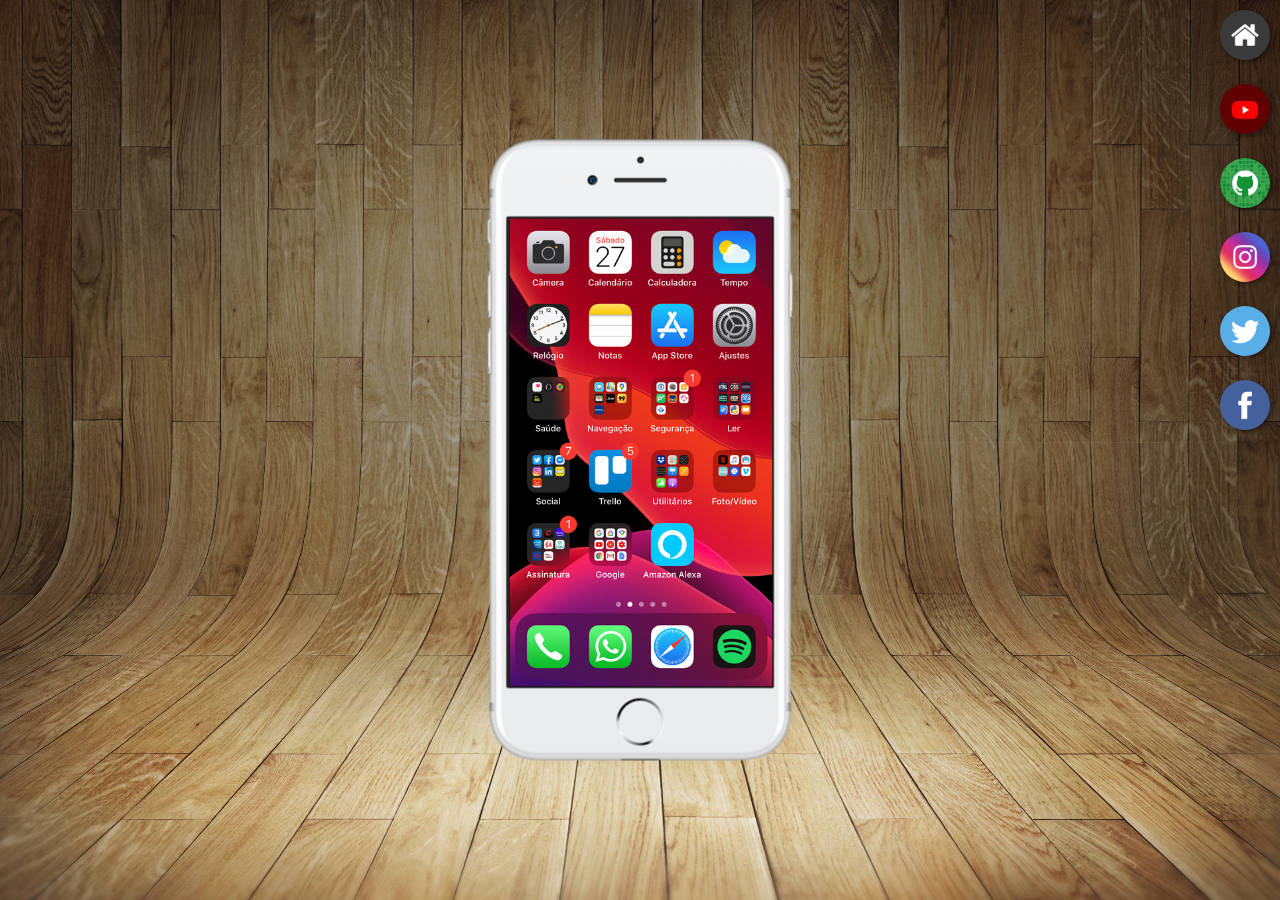
<file: index.html>
<!DOCTYPE html>
<html lang="pt-br">
<head>
    <meta charset="UTF-8">
    <meta http-equiv="X-UA-Compatible" content="IE=edge">
    <meta name="viewport" content="width=device-width, initial-scale=1.0">
    <title>Projeto Redes Sociais</title>
    <link rel="shortcut icon" href="favicon.ico" type="image/x-icon">
    <link rel="stylesheet" href="estilos/style.css">
</head>
<body>
    <main>
        <section id="telefone">
            <iframe src="home.html" frameborder="0" name="tela" id="tela">
                Seu navegador não é compatível com isso.
            </iframe>
        </section>
        <section id="redes-sociais">
            <a href="home.html" target="tela"><img src="imagens/logo-home.jpg" alt=""></a><br>
            <a href="youtube.html" target="tela"><img src="imagens/logo-youtube.jpg" alt=""></a><br>
            <a href="github.html" target="tela"><img src="imagens/logo-github.jpg" alt=""></a><br>
            <a href="instagram.html" target="tela"><img src="imagens/logo-instagram.jpg" alt=""></a><br>
            <a href="twitter.html" target="tela"><img src="imagens/logo-twitter.jpg" alt=""></a><br>
            <a href="facebook.html" target="tela"><img src="imagens/logo-facebook.jpg" alt=""></a>
        </section>
    </main>
    
</body>
</html>
</file>
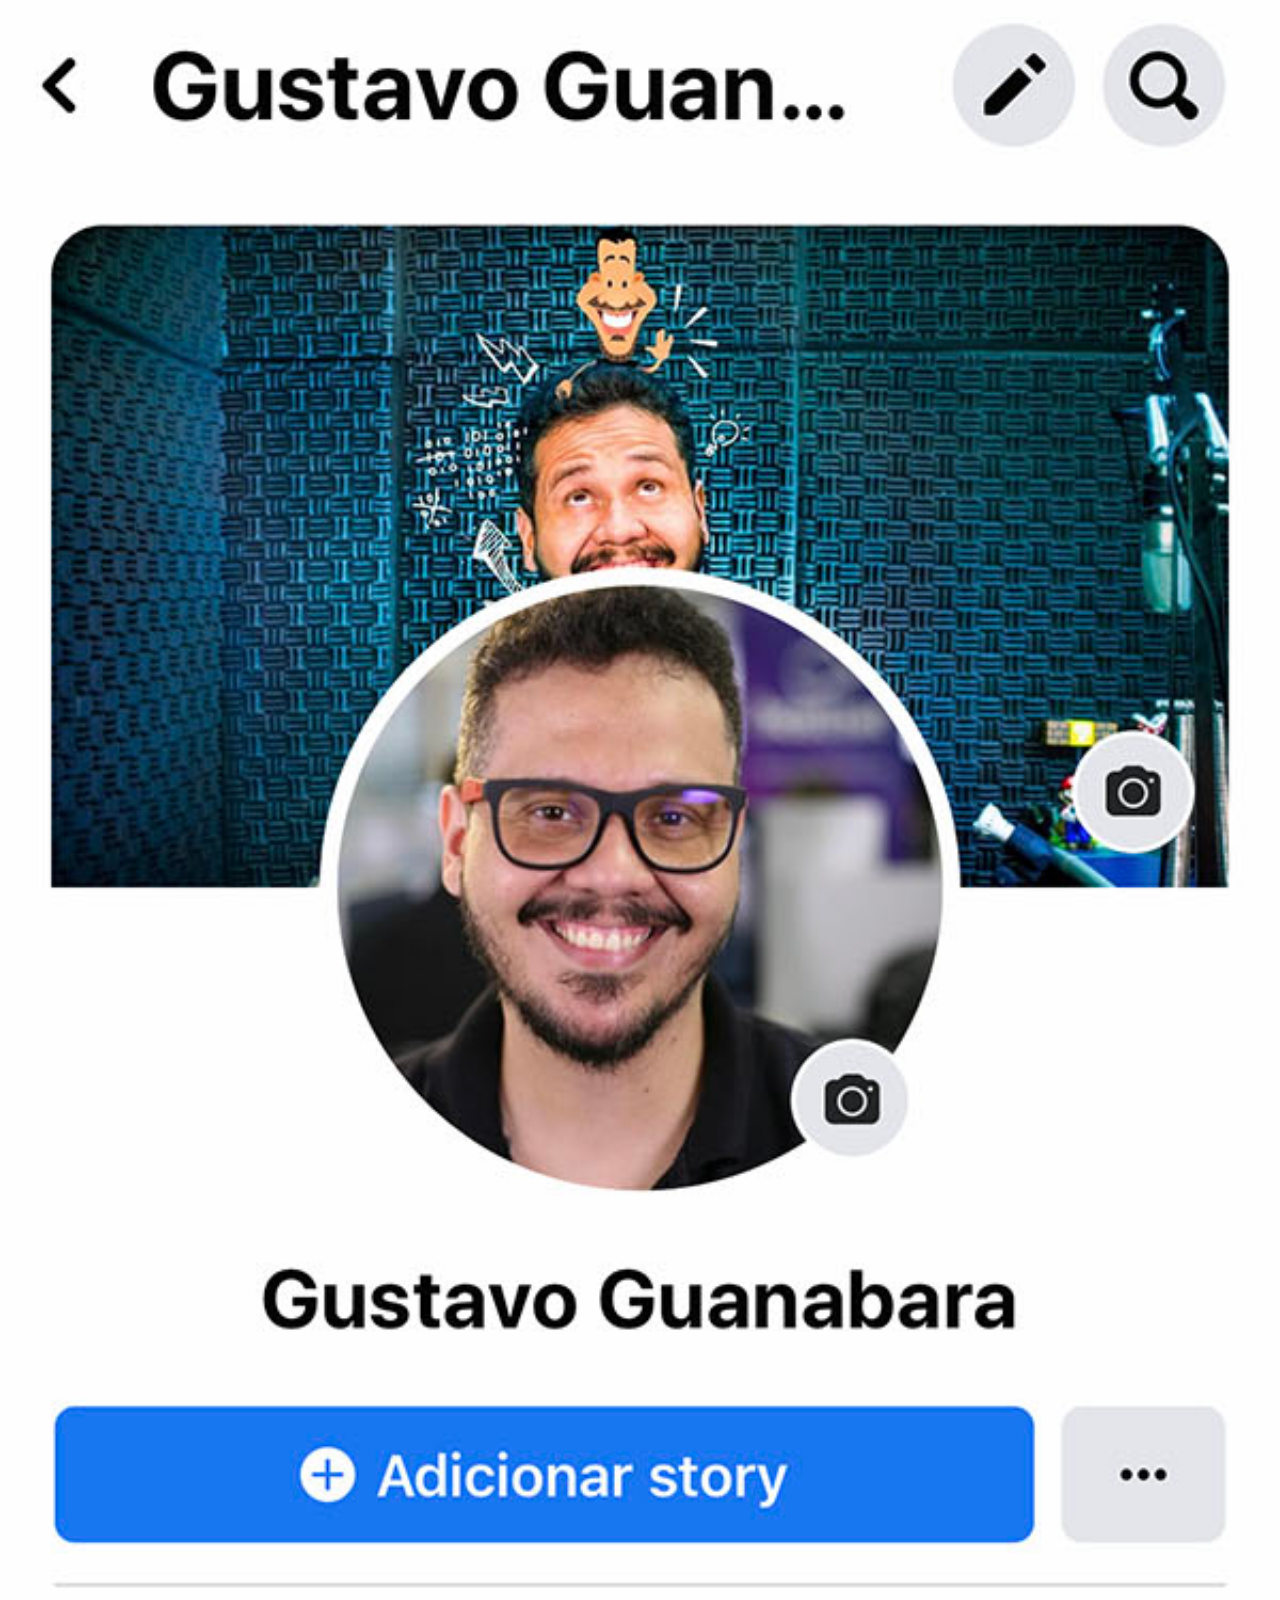
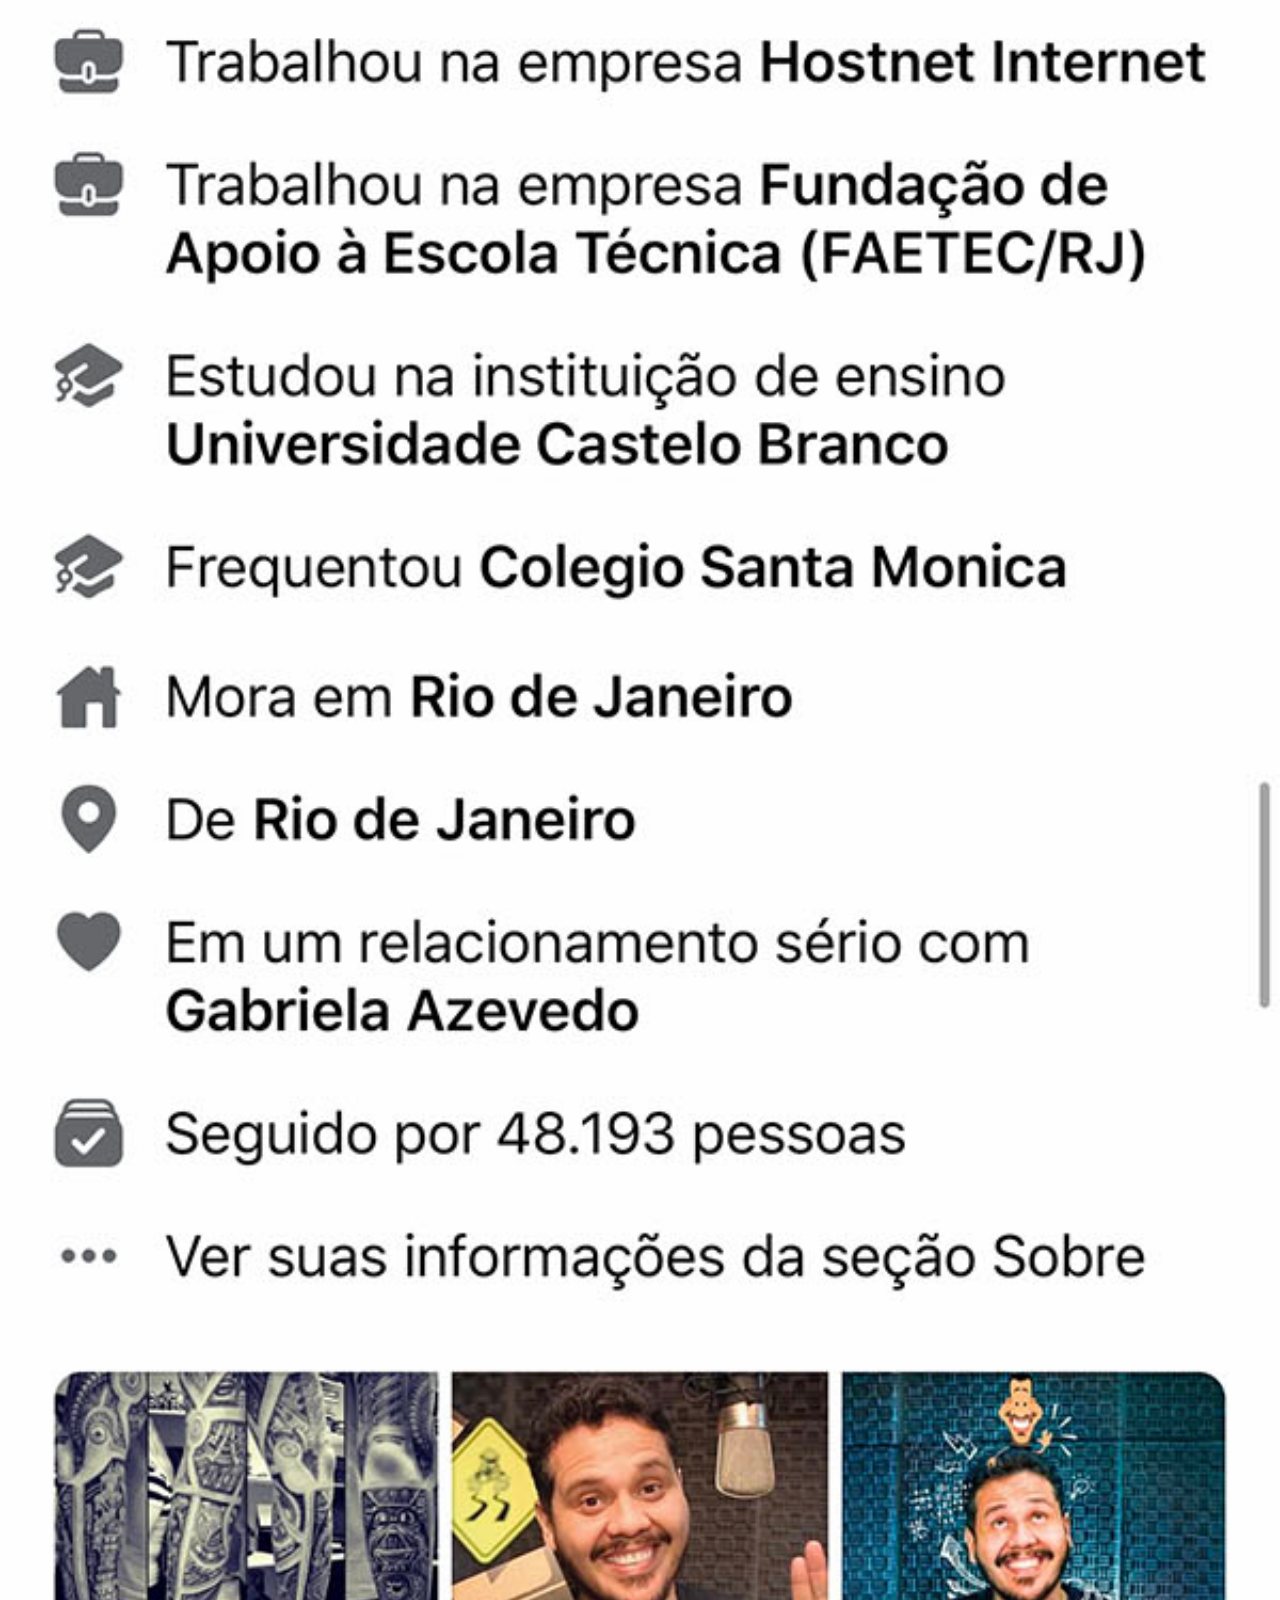
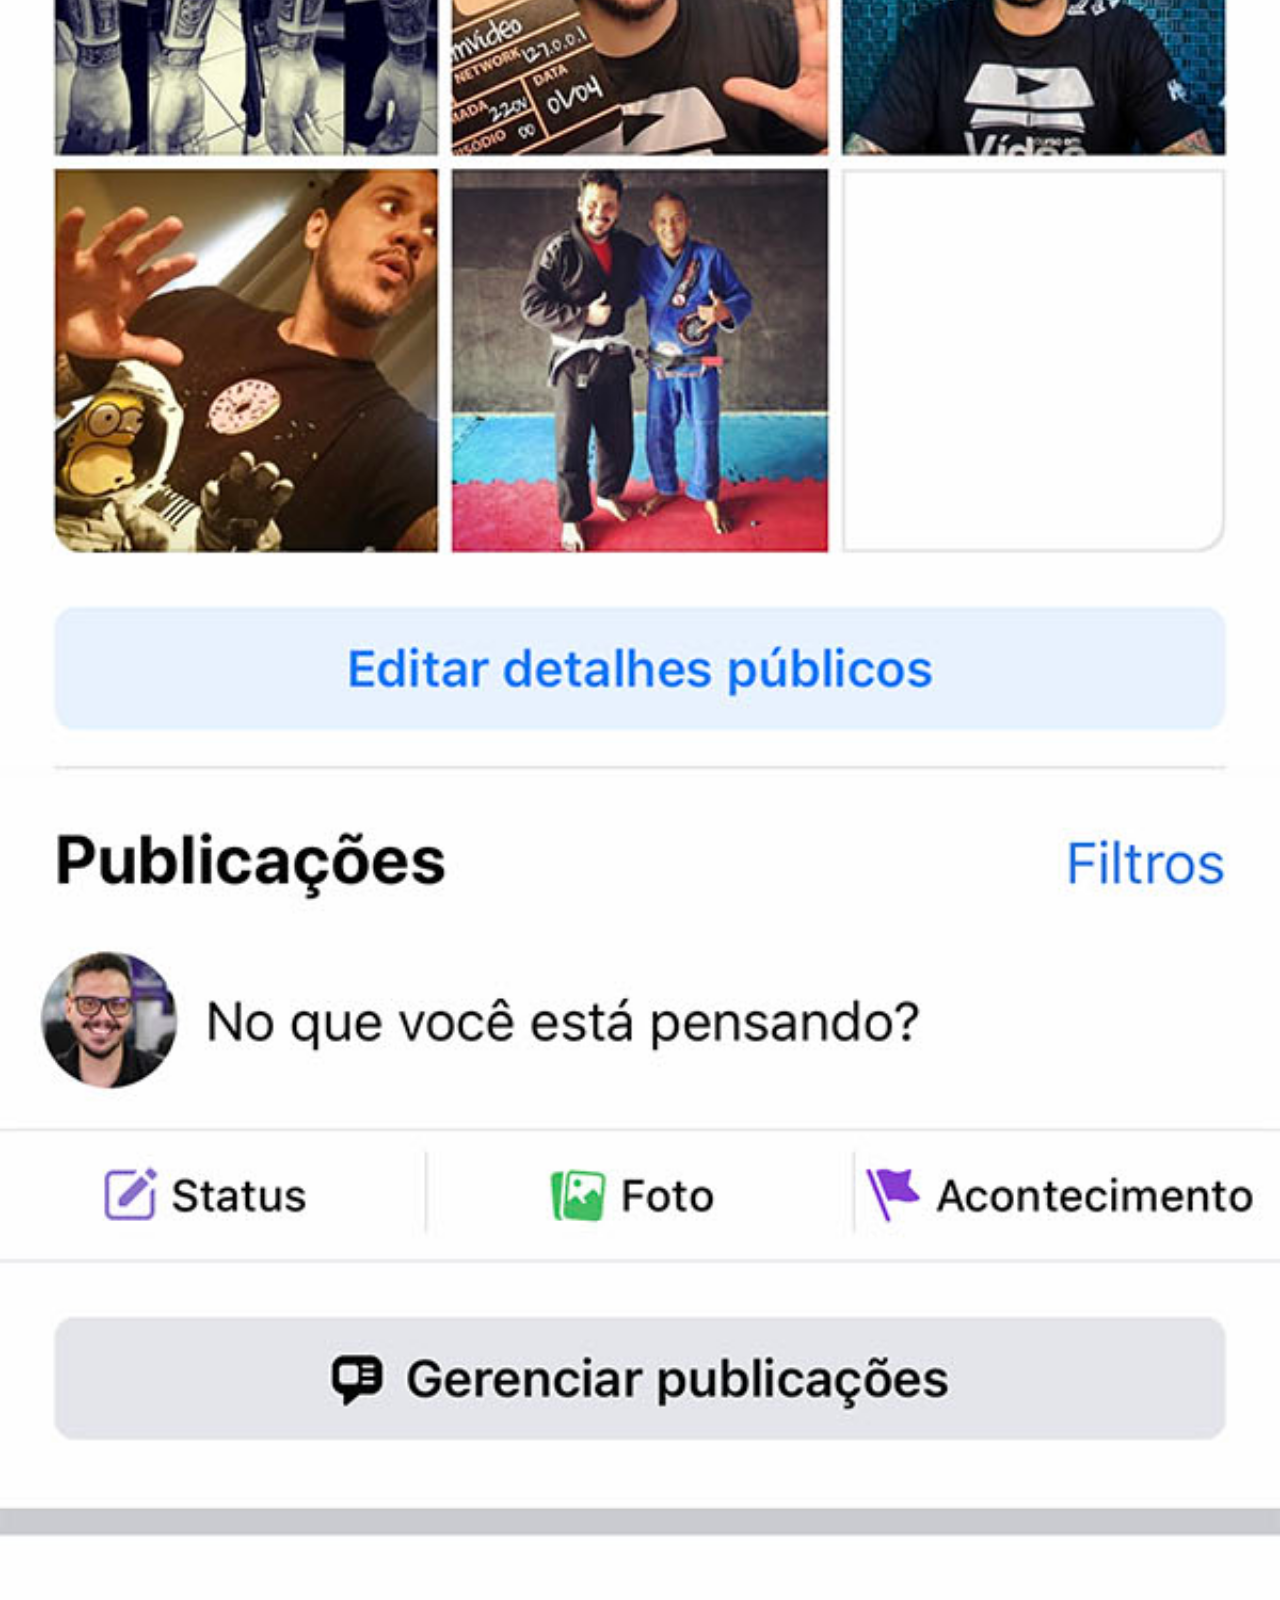
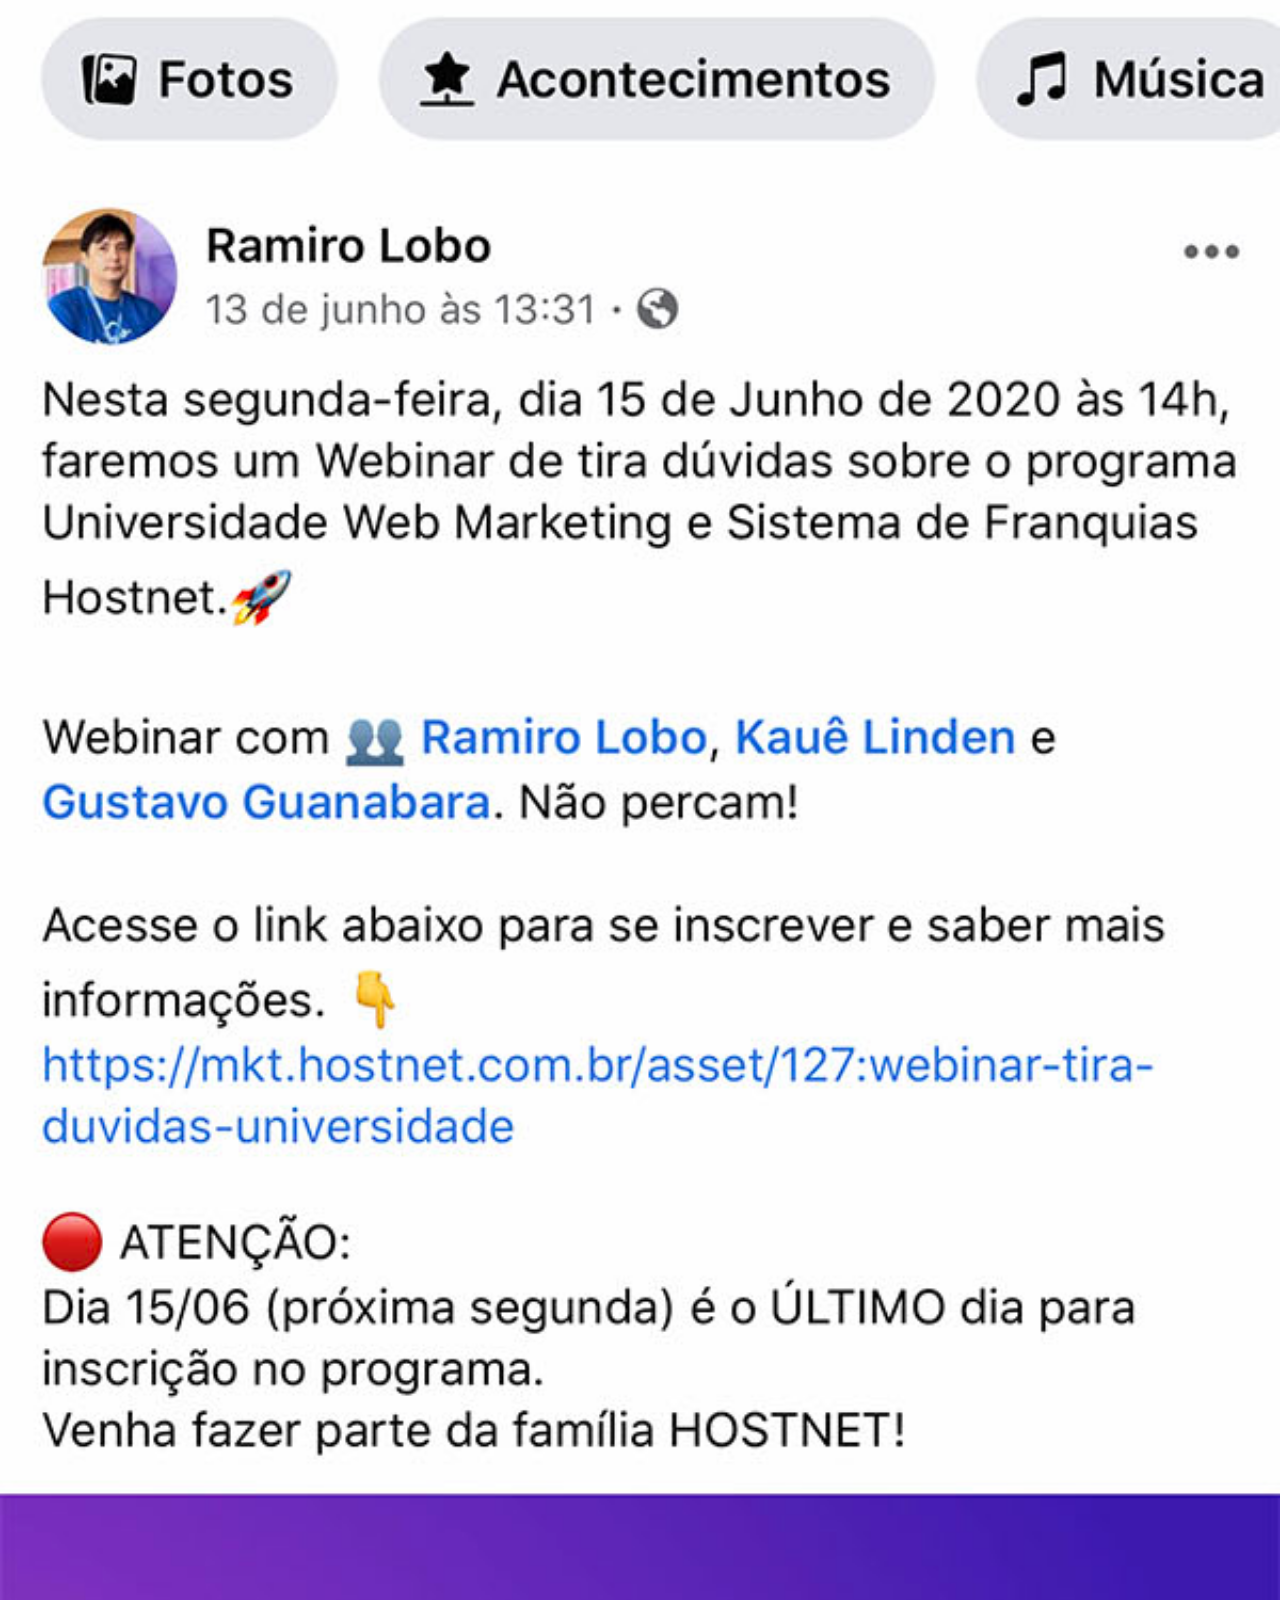
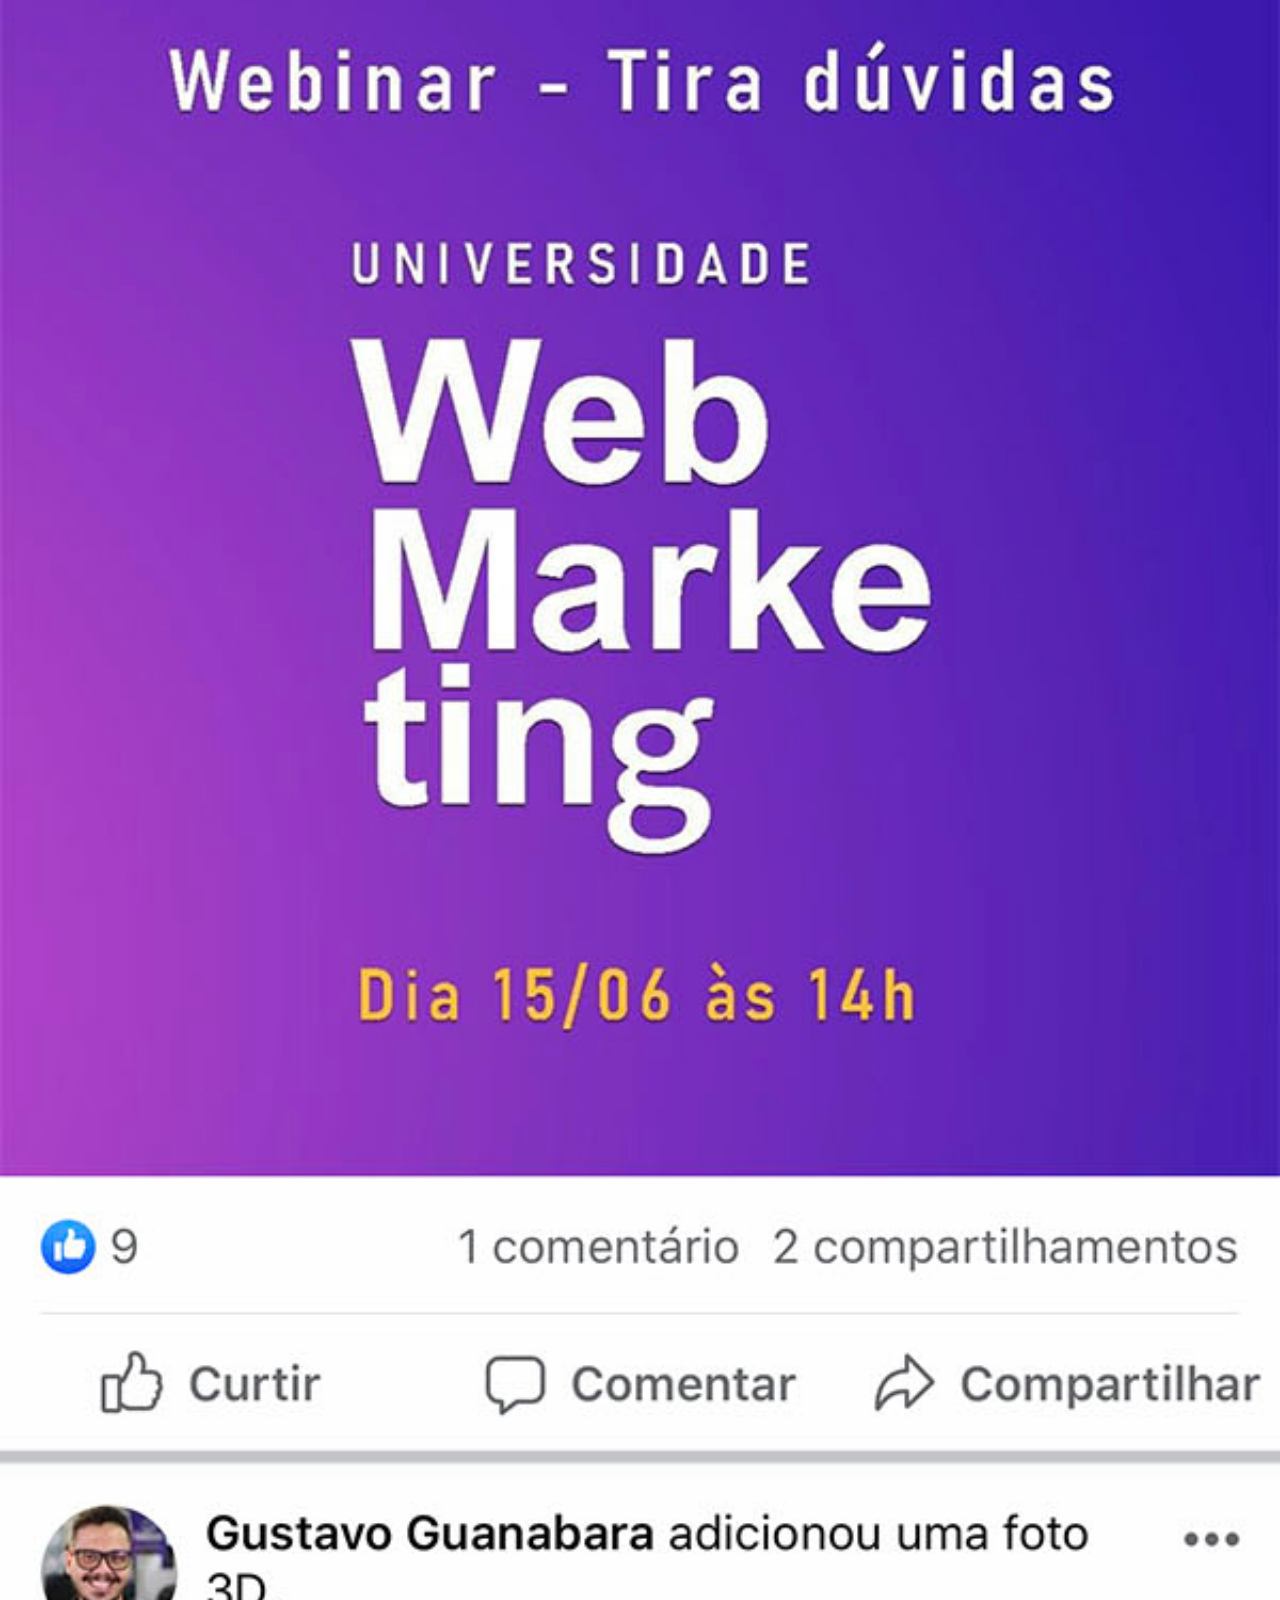
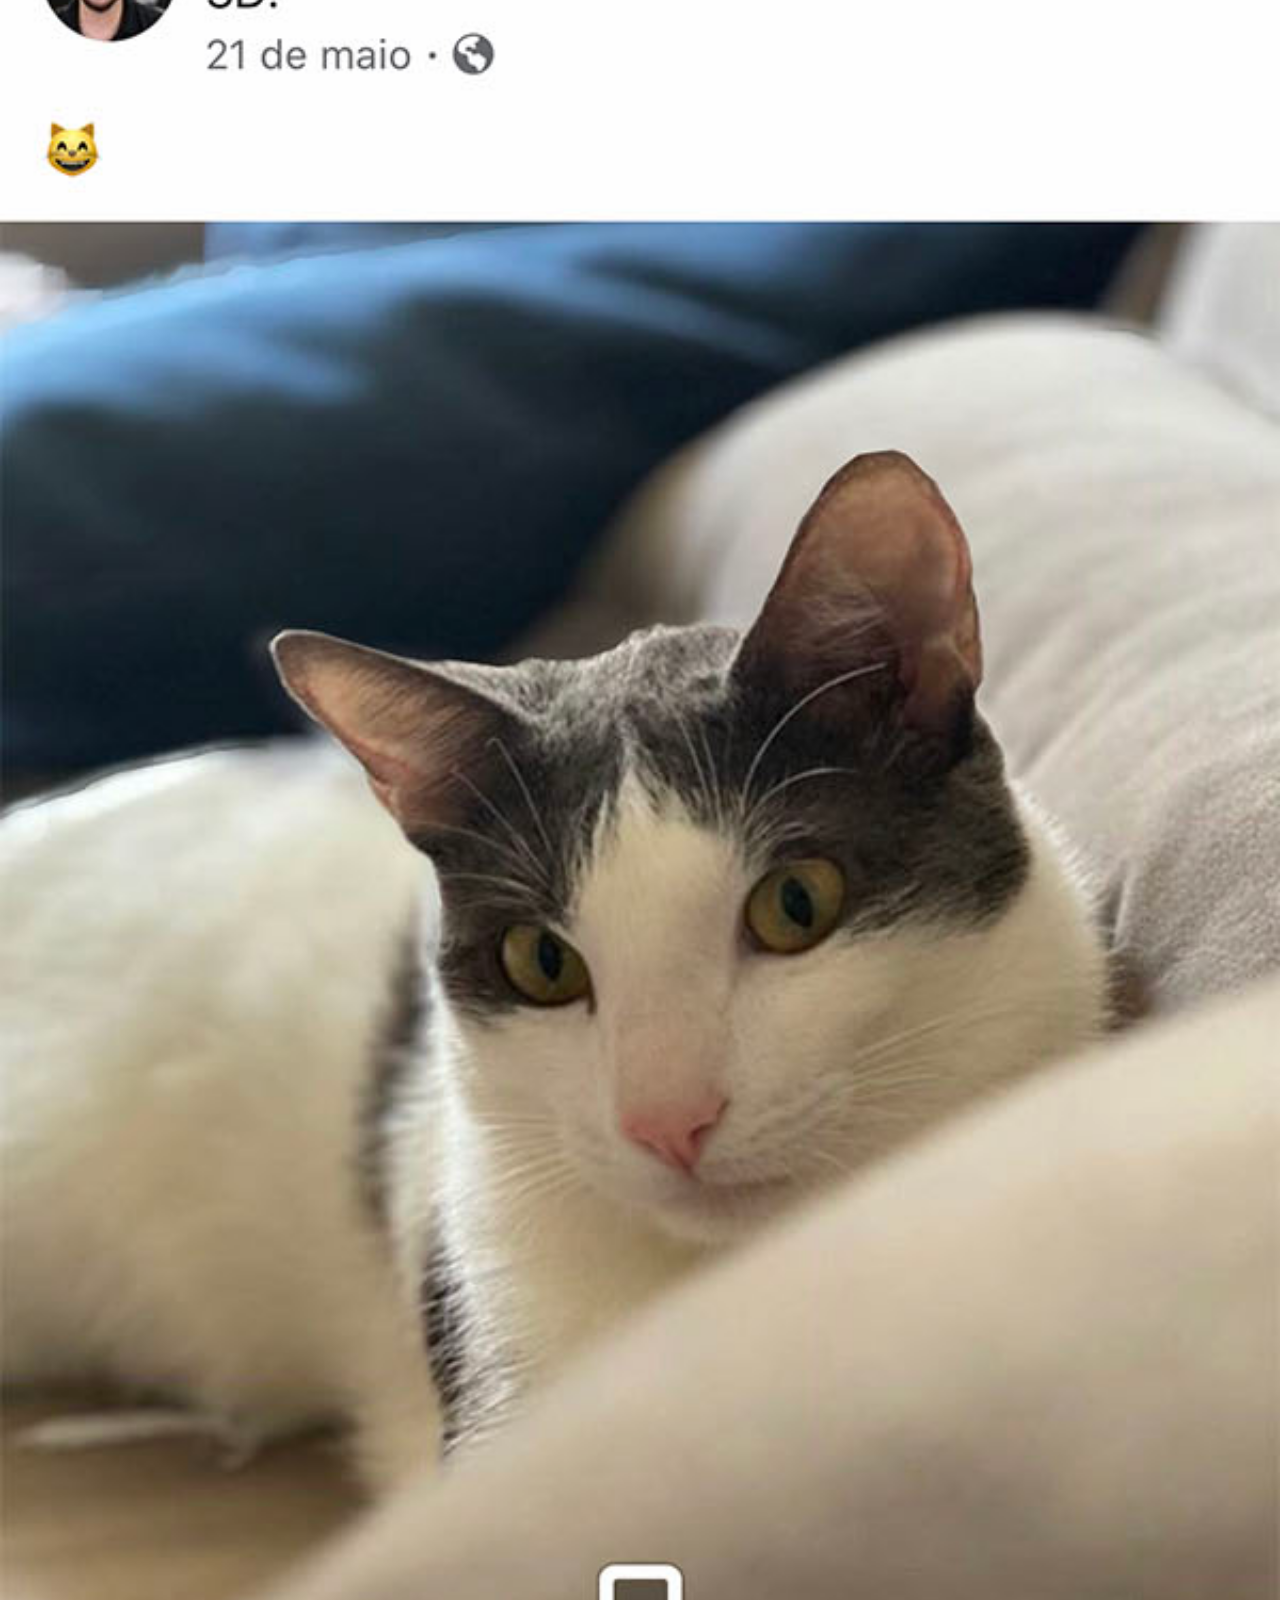
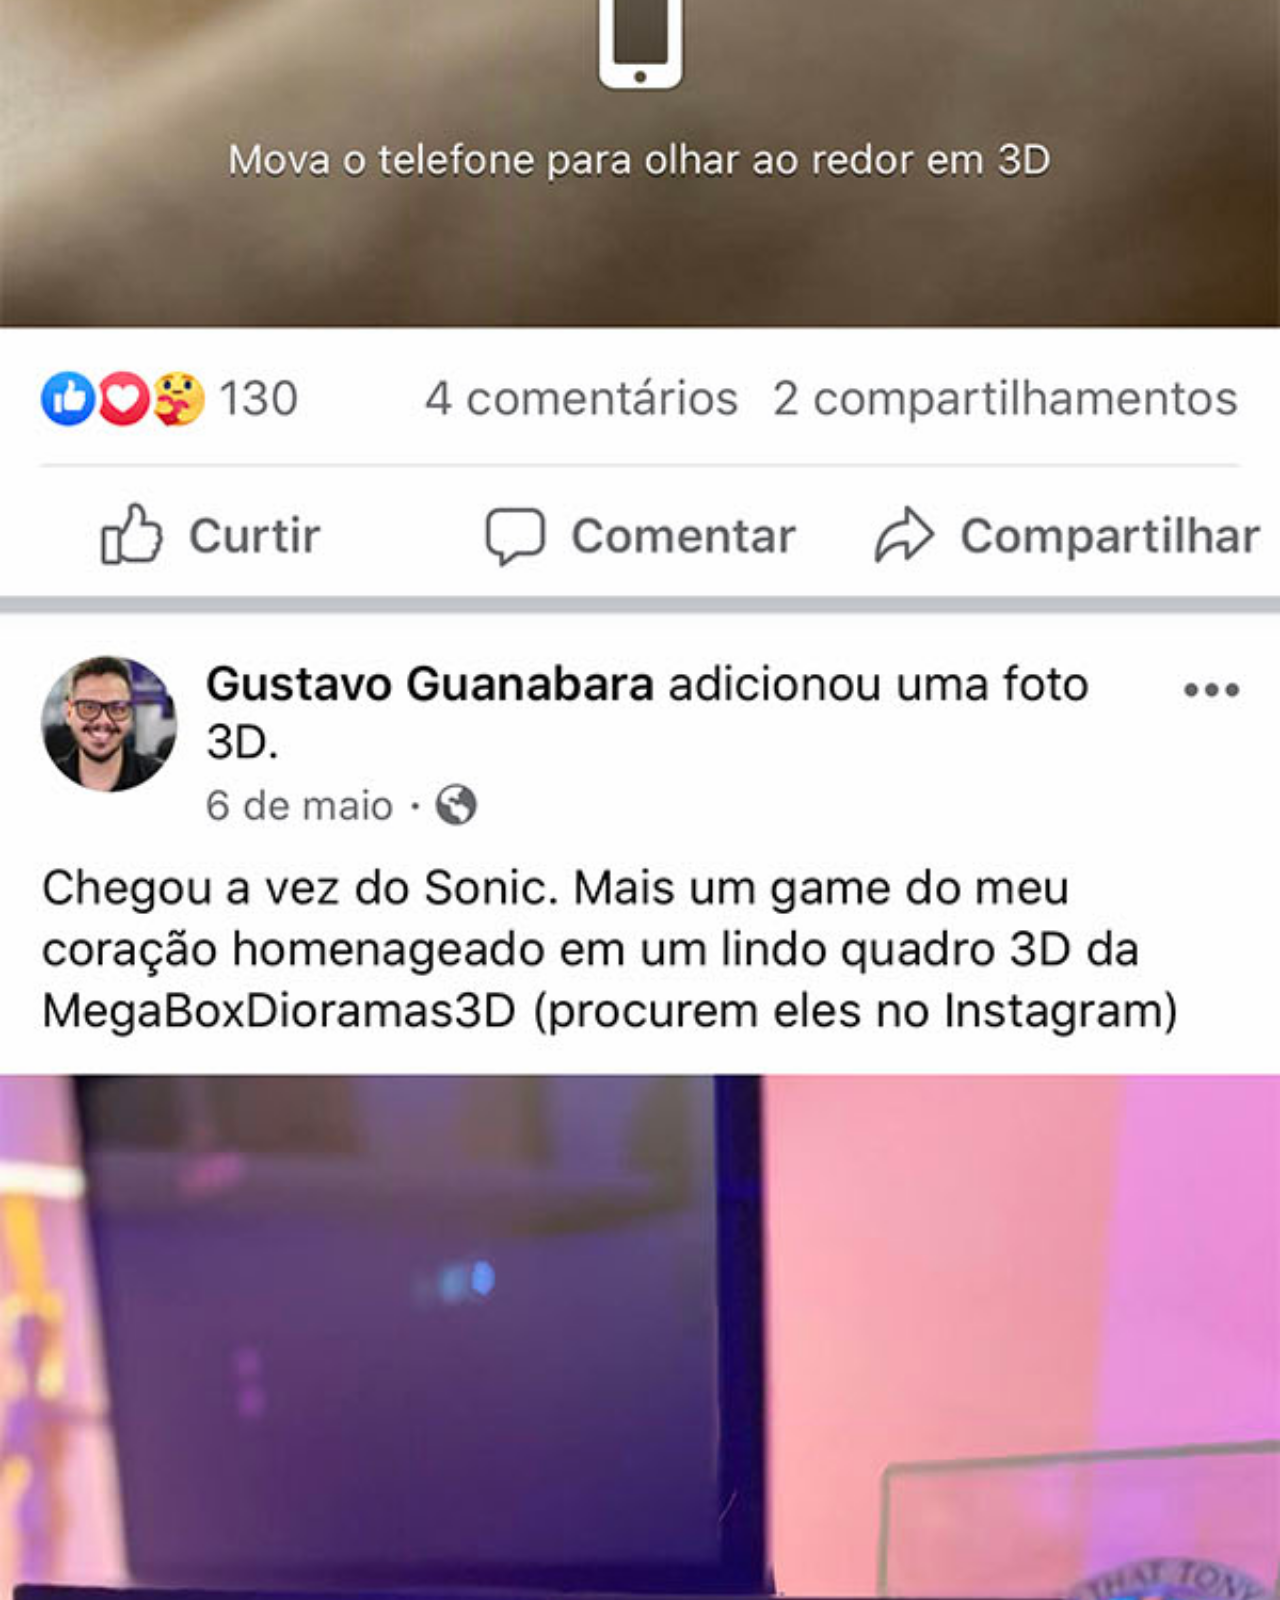
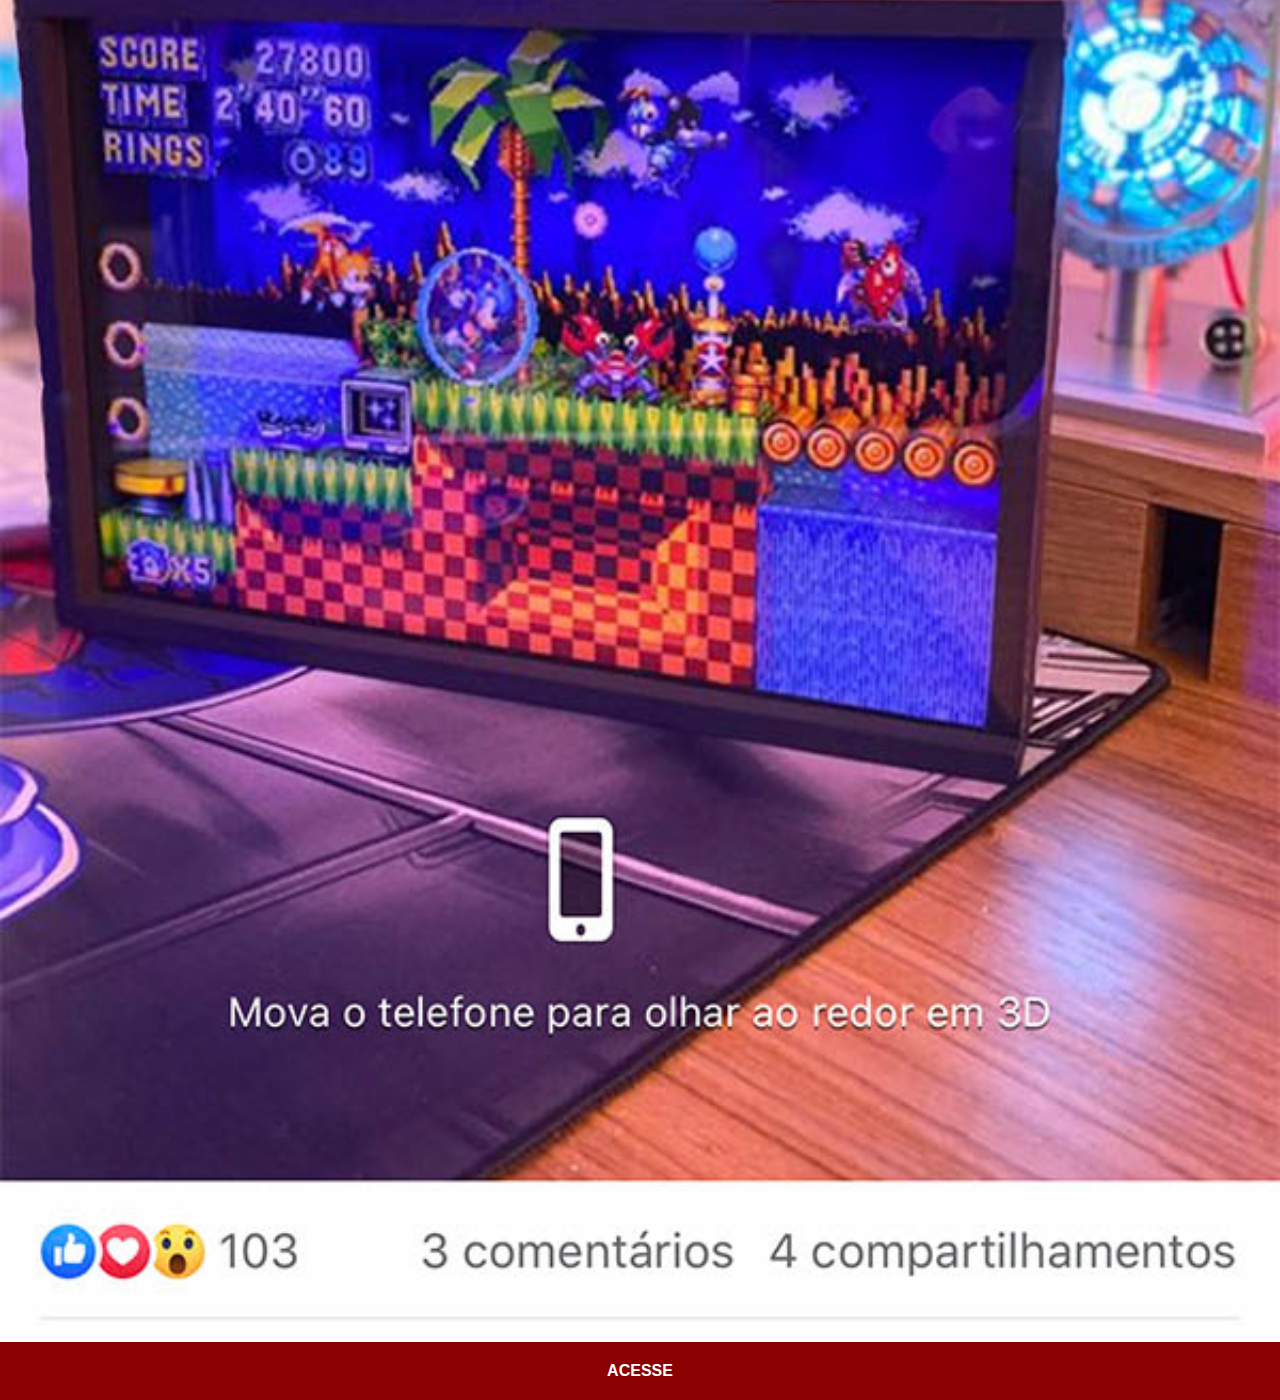
<file: facebook.html>
<!DOCTYPE html>
<html lang="pt-br">
<head>
    <meta charset="UTF-8">
    <meta http-equiv="X-UA-Compatible" content="IE=edge">
    <meta name="viewport" content="width=device-width, initial-scale=1.0">
    <title>Facebook</title>
    <link rel="stylesheet" href="estilos/social.css">
</head>
<body>
    <img src="imagens/tela-facebook.jpg" alt="Facebook">
    <a href="https://pt-br.facebook.com/gustavoguanabara" target="_blank">ACESSE</a>    
</body>
</html>
</file>
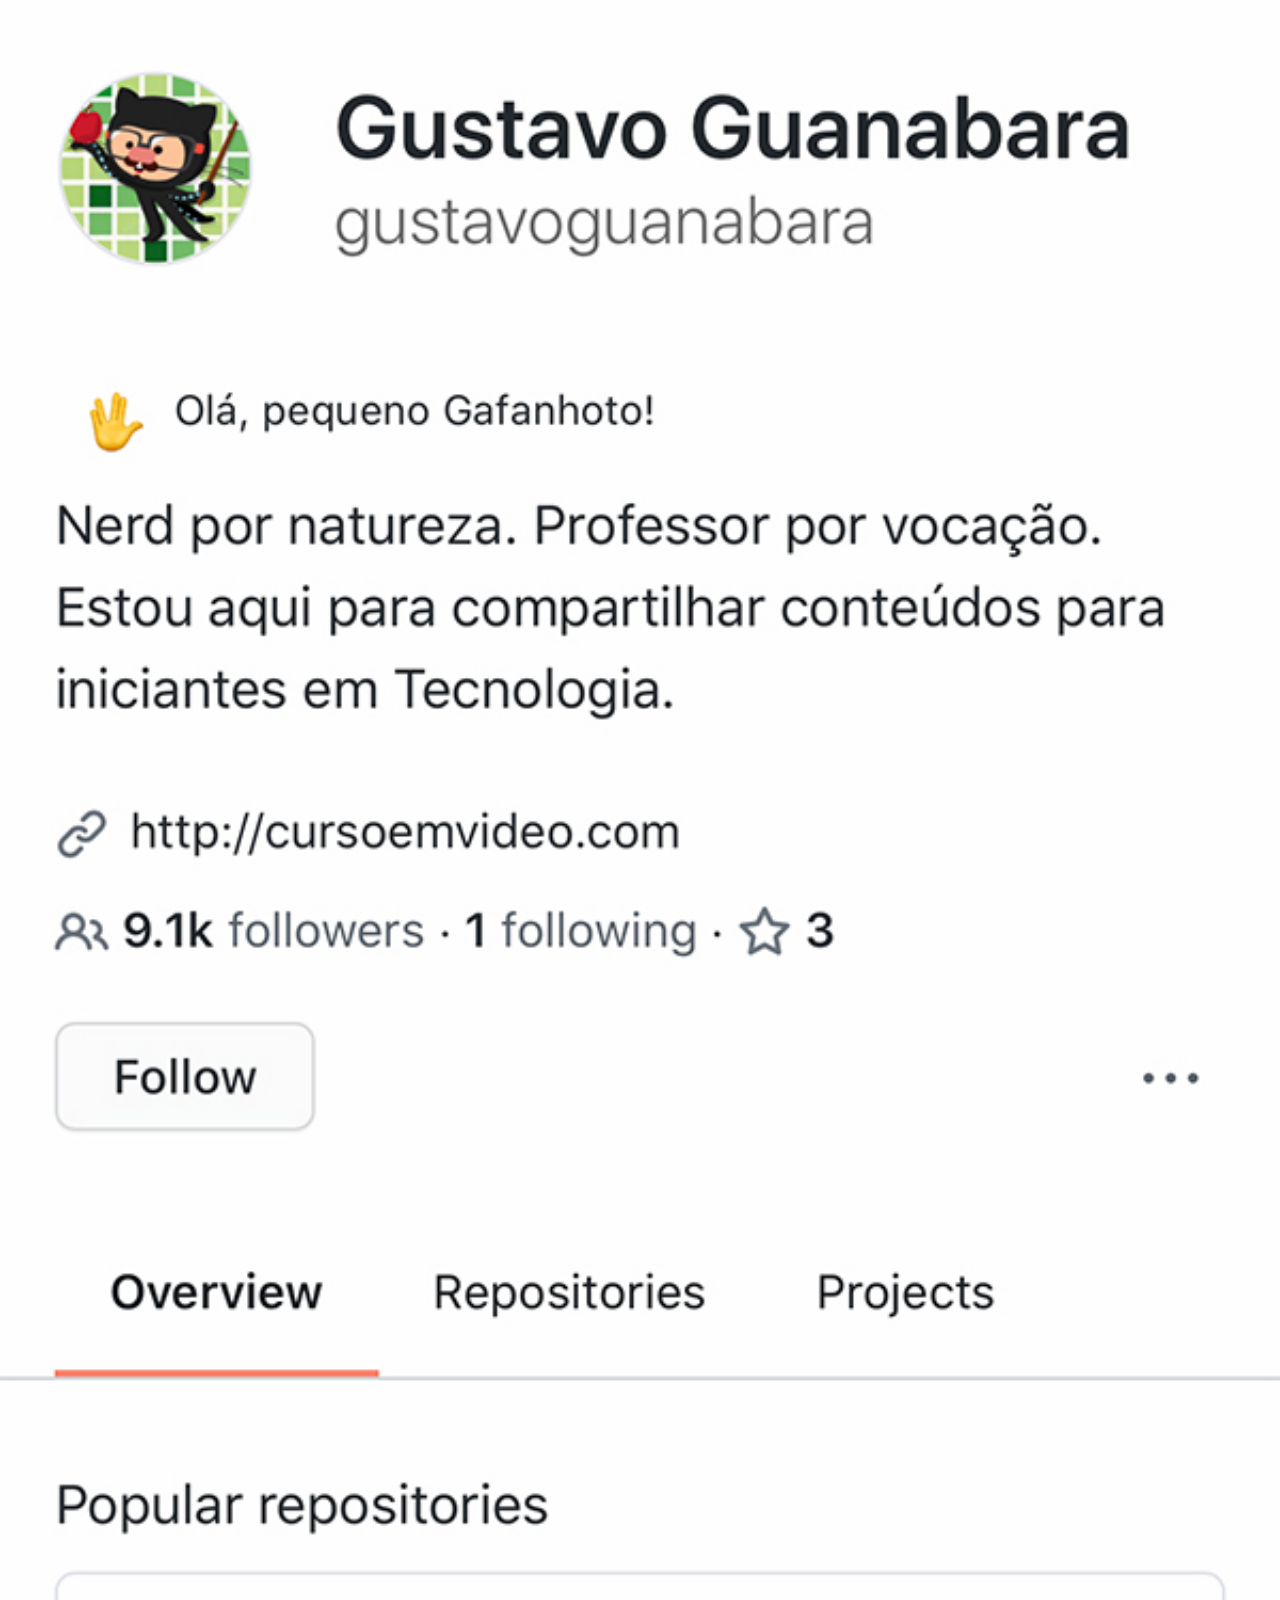
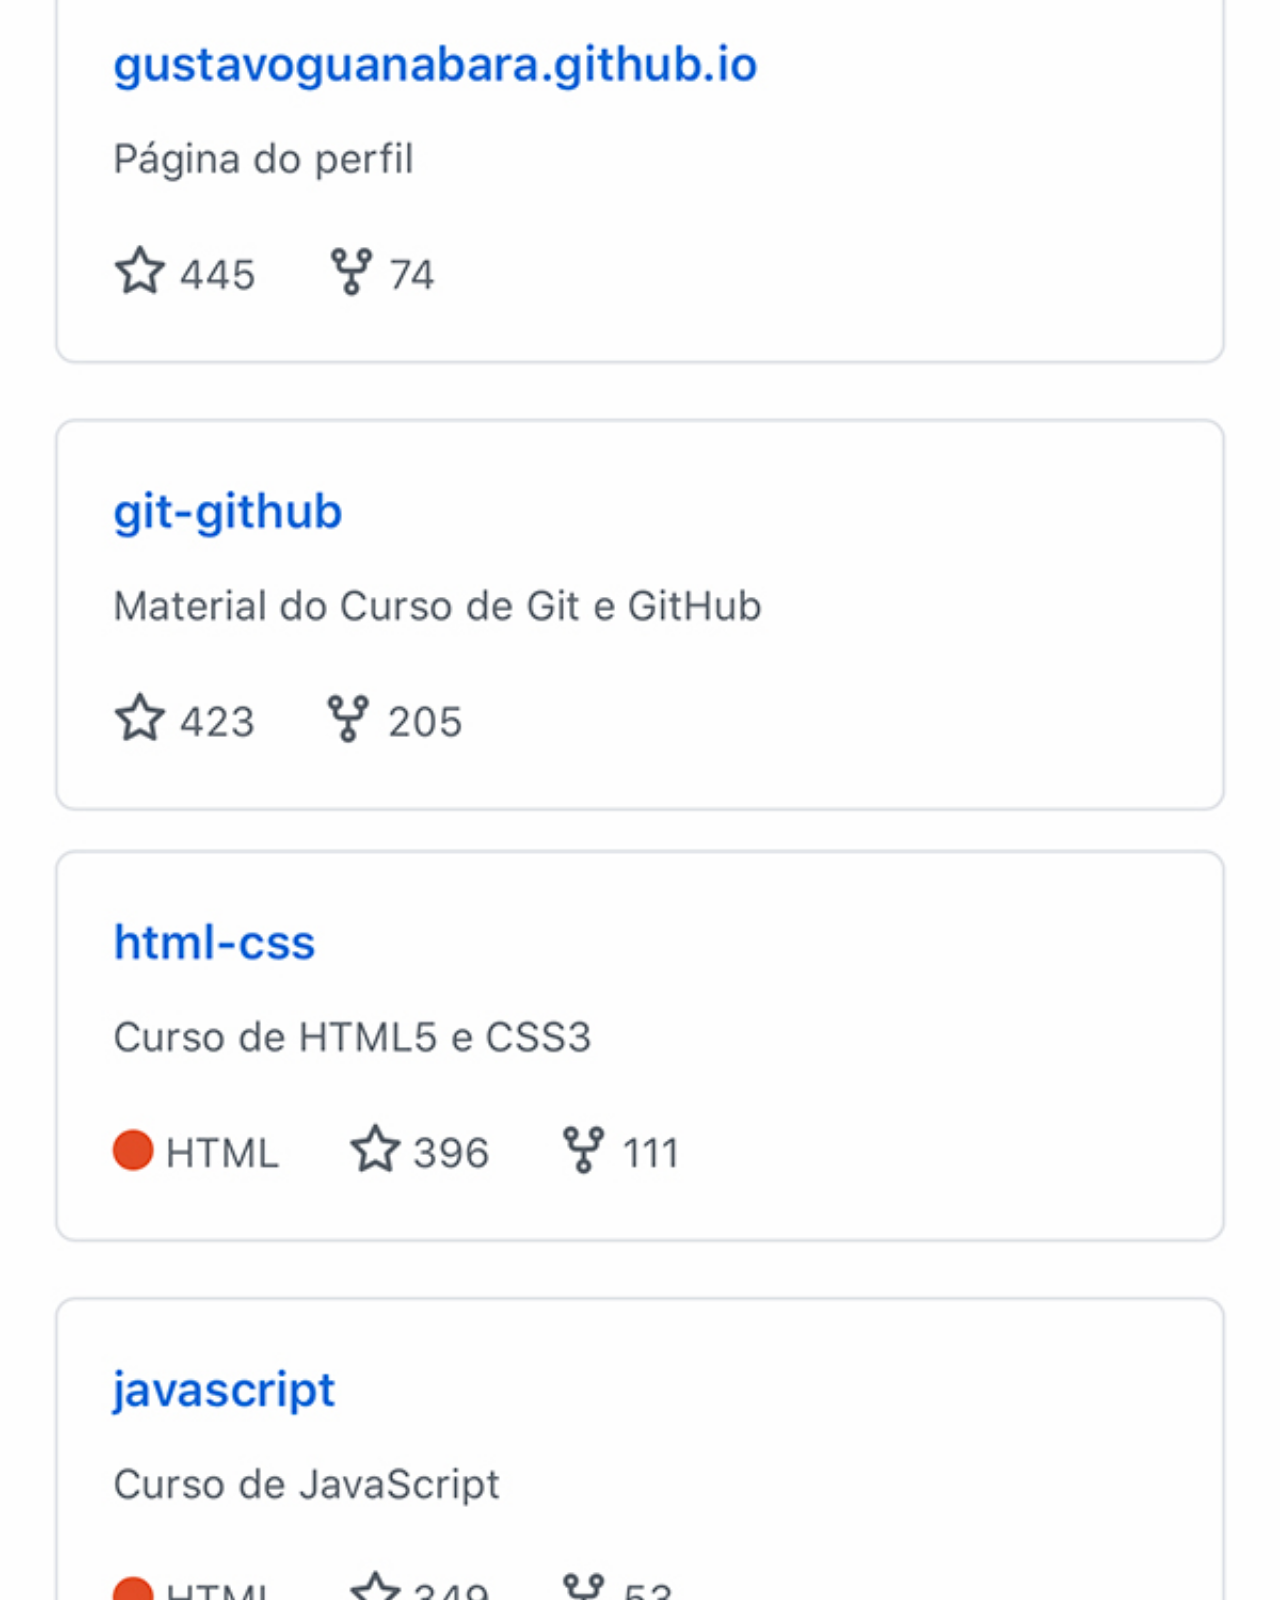
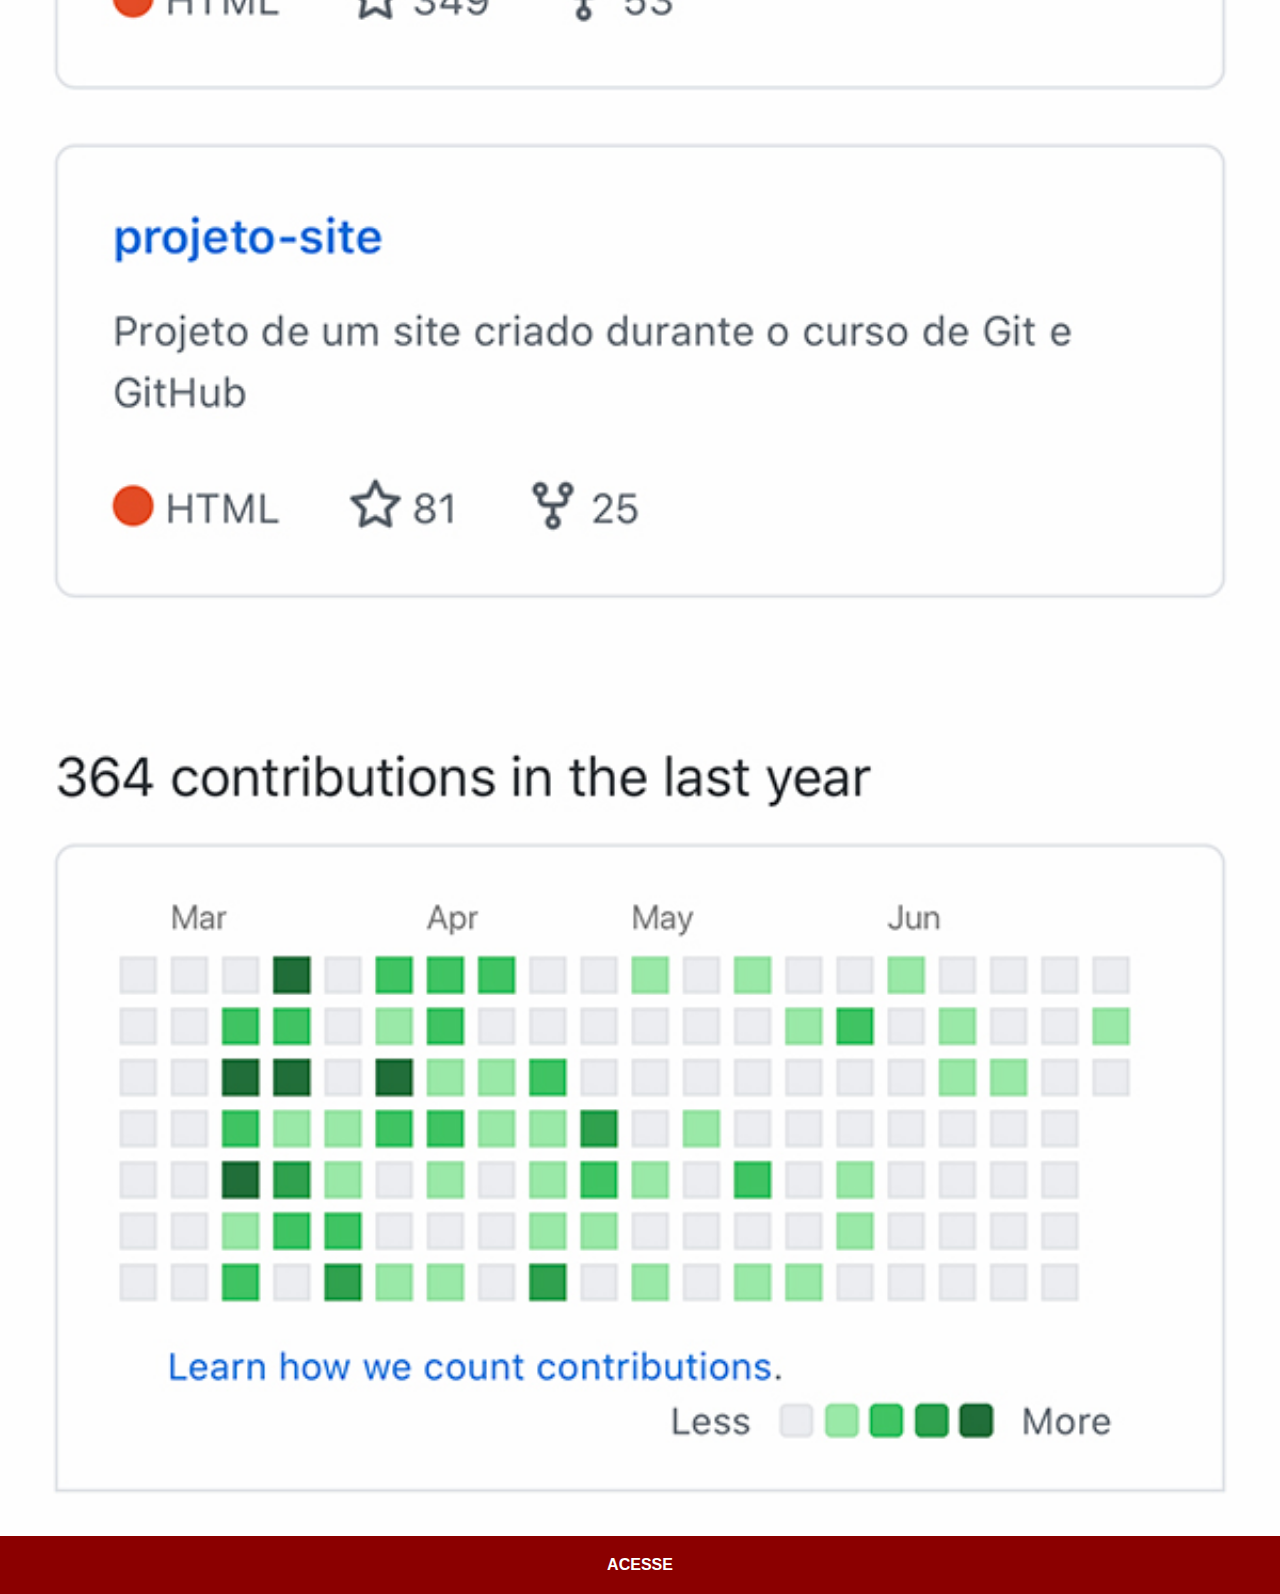
<file: github.html>
<!DOCTYPE html>
<html lang="pt-br">
<head>
    <meta charset="UTF-8">
    <meta http-equiv="X-UA-Compatible" content="IE=edge">
    <meta name="viewport" content="width=device-width, initial-scale=1.0">
    <title>GitHub</title>
    <link rel="stylesheet" href="estilos/social.css">

</head>
<body>
    <img src="imagens/tela-github.jpg" alt="YouTube">
    <a href="https://github.com/gustavoguanabara" target="_blank">ACESSE</a>
    
</body>
</html>
</file>
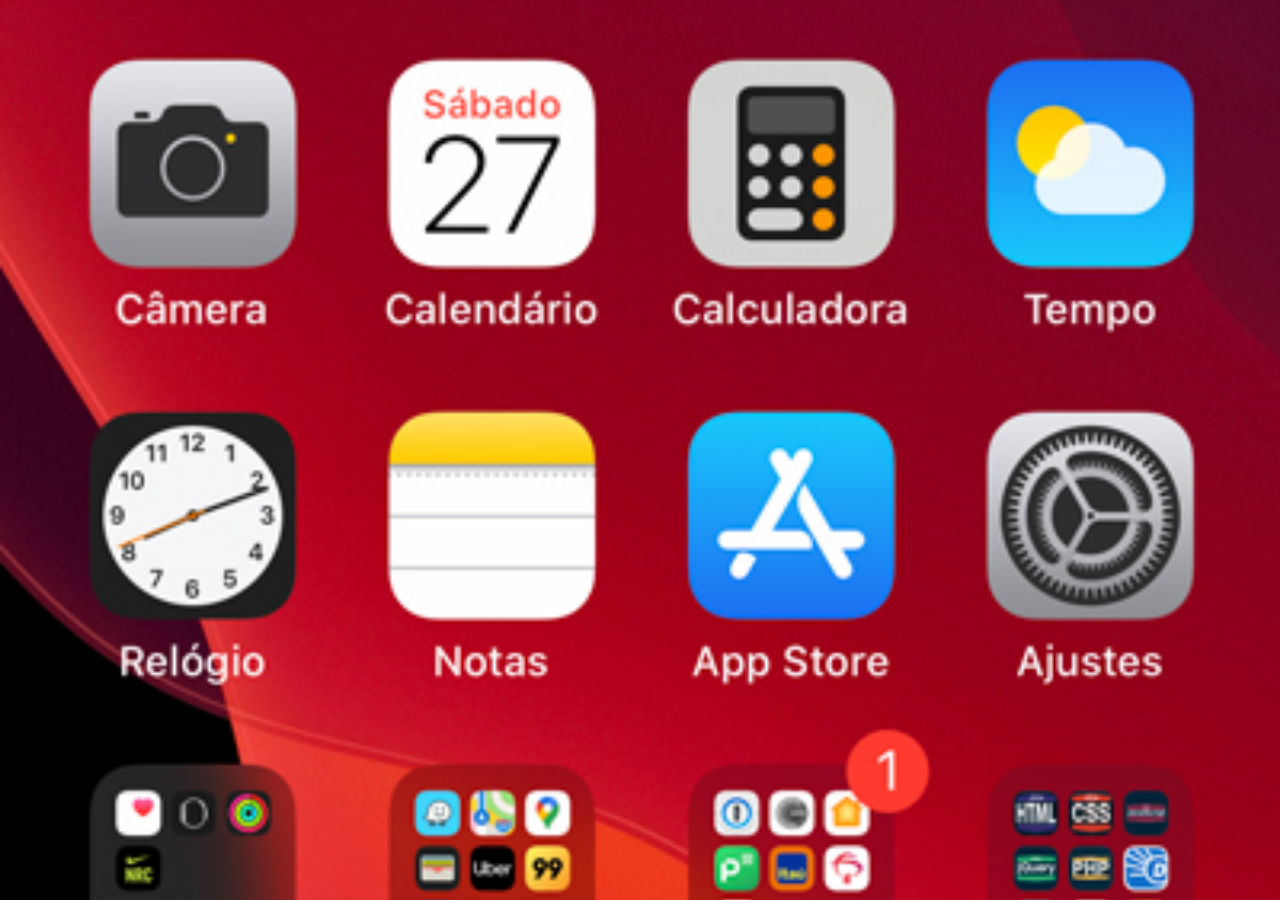
<file: home.html>
<!DOCTYPE html>
<html lang="pt-br">
<head>
    <meta charset="UTF-8">
    <meta http-equiv="X-UA-Compatible" content="IE=edge">
    <meta name="viewport" content="width=device-width, initial-scale=1.0">
    <title>Home</title>
</head>
<style>
    *{
        margin: 0;
        padding: 0;
    }
    body{
        width: 100vw;
        height: 100vh;
        background: black url('/imagens/tela-home.jpg') no-repeat top center;
        background-size: cover;
    }
</style>
<body>
    
</body>
</html>
</file>
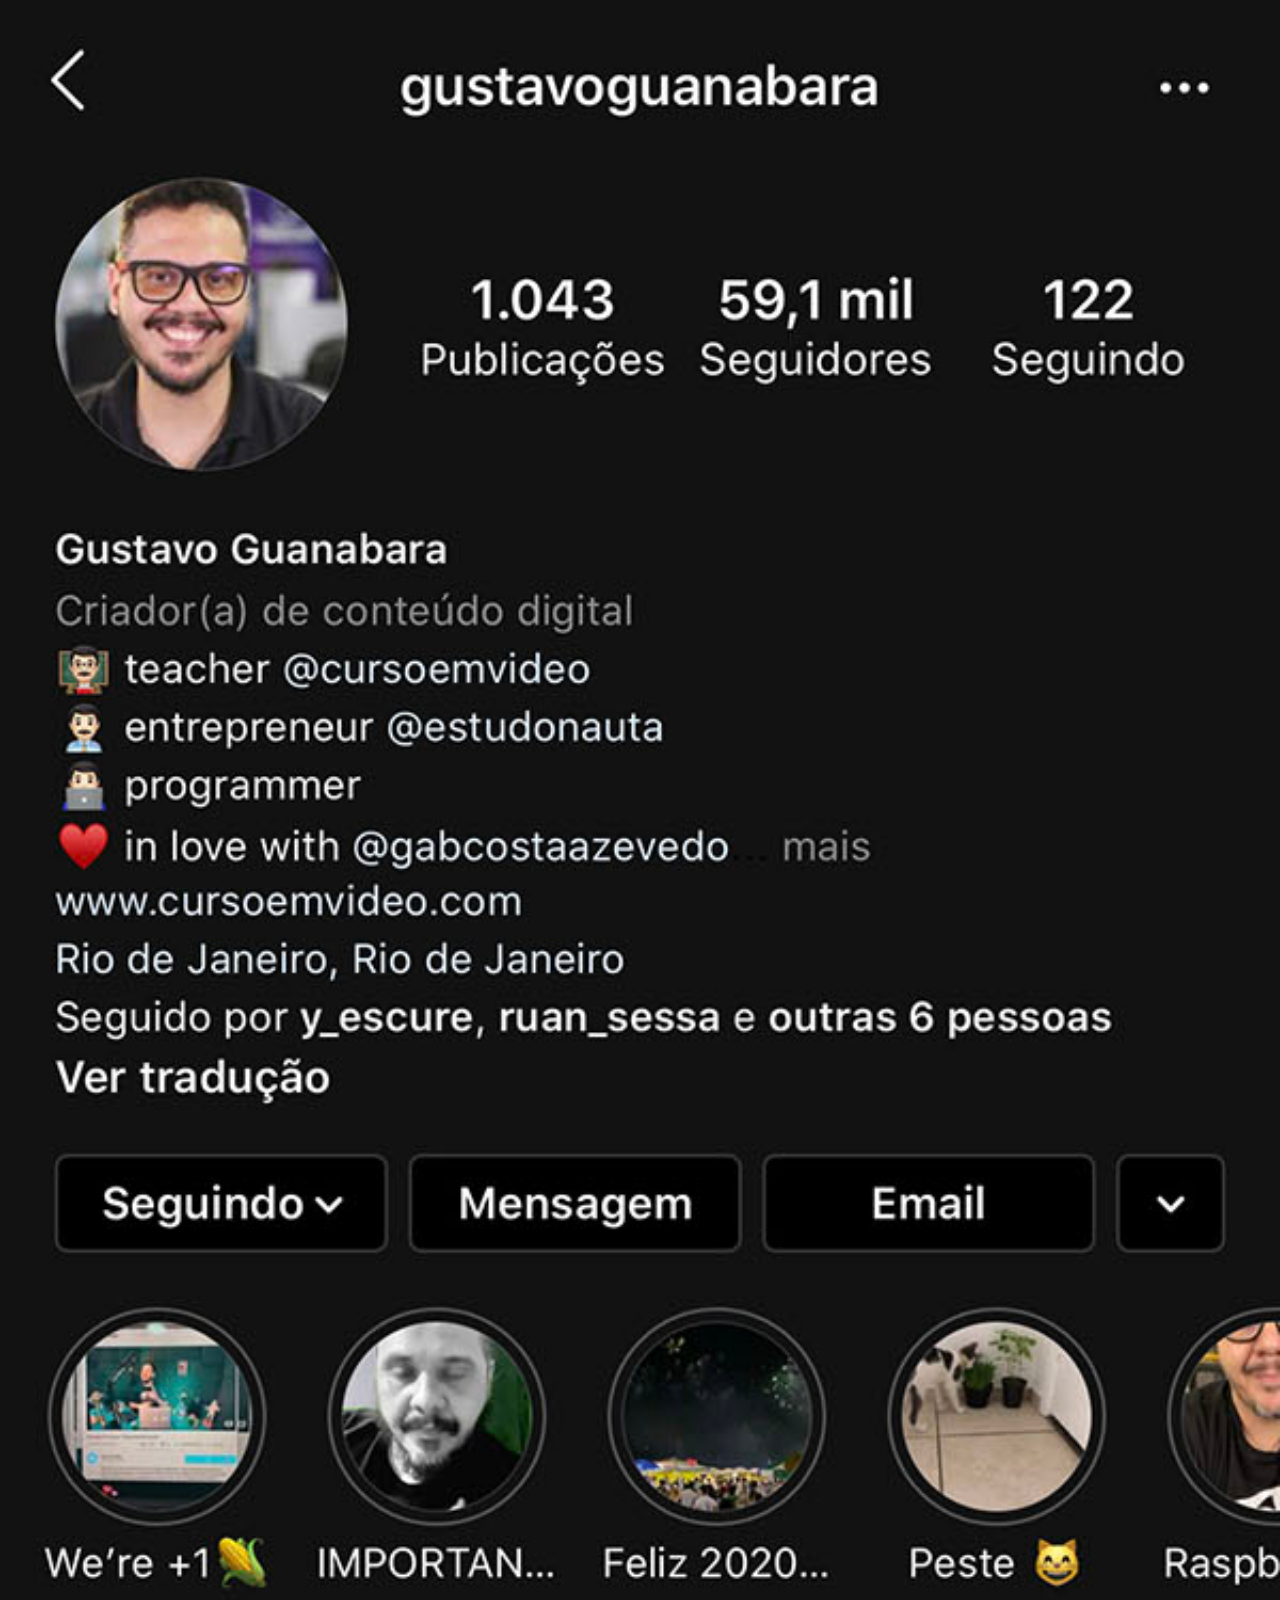
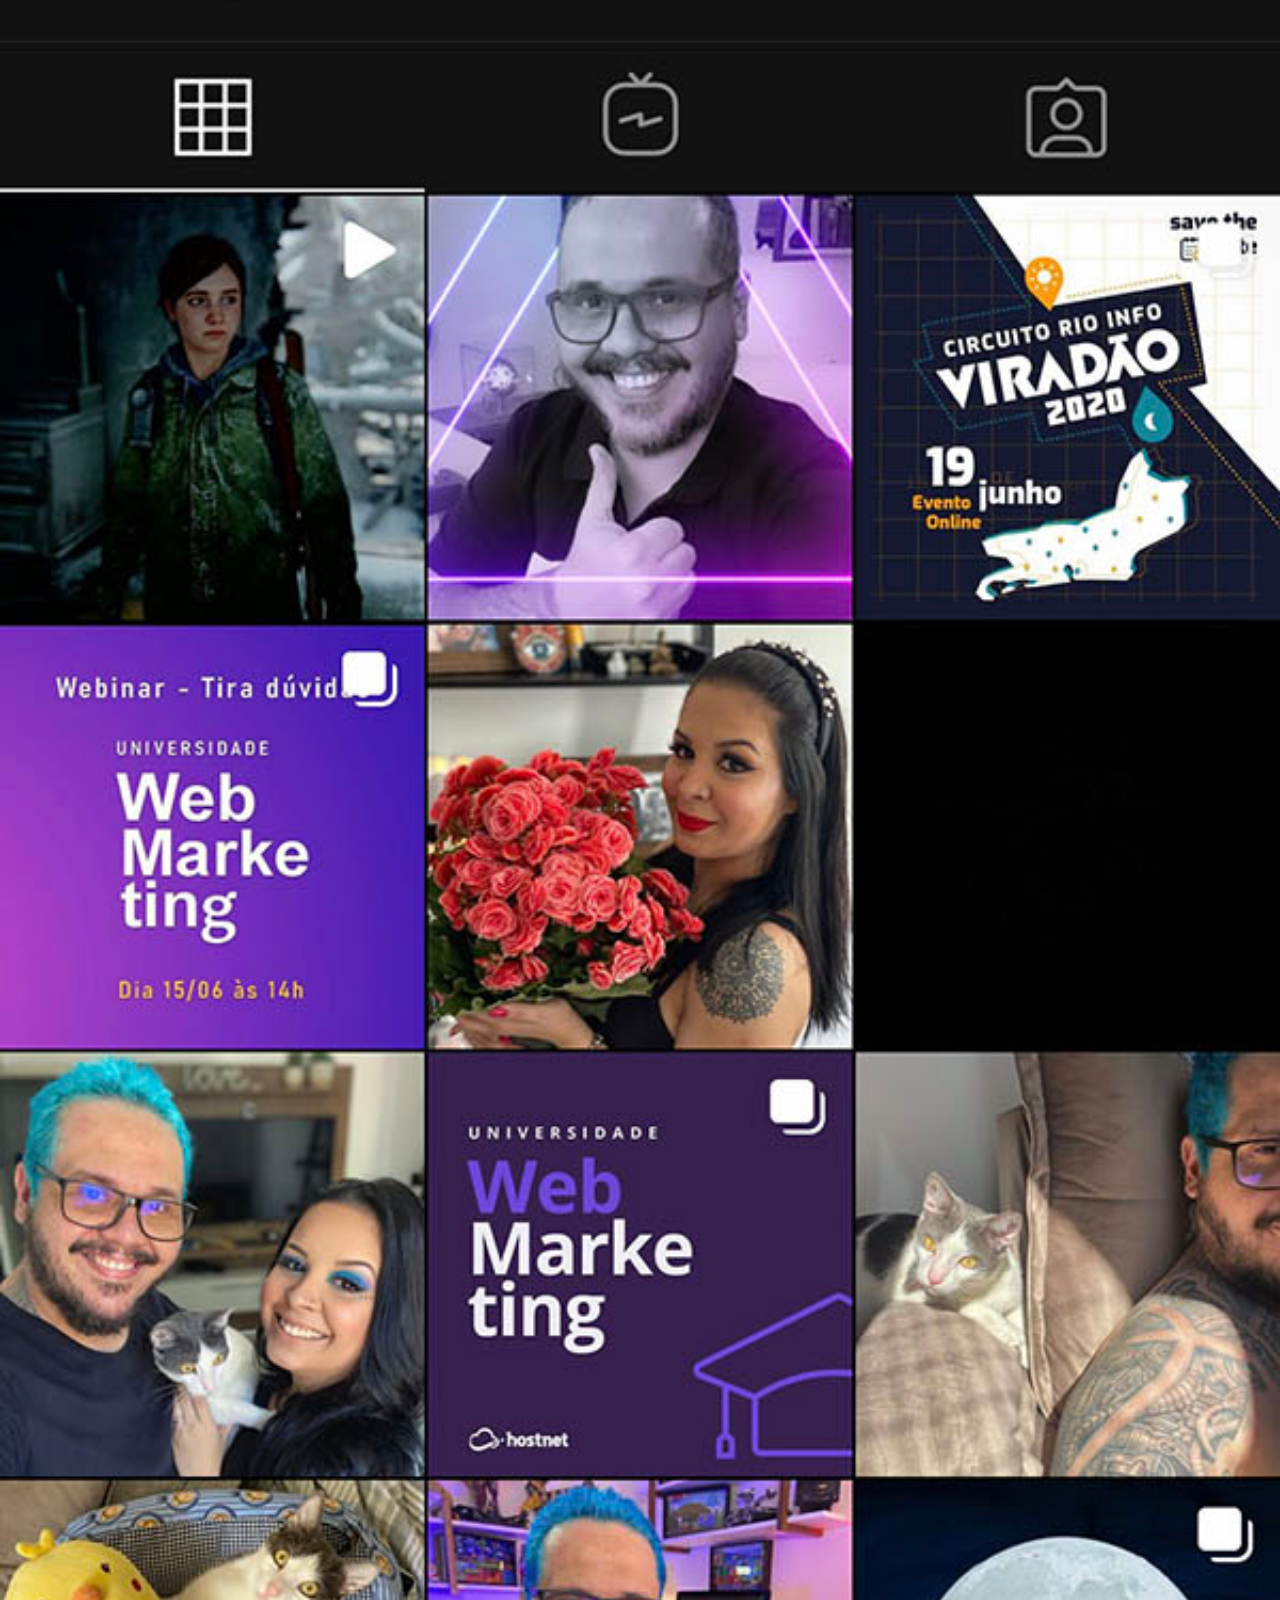
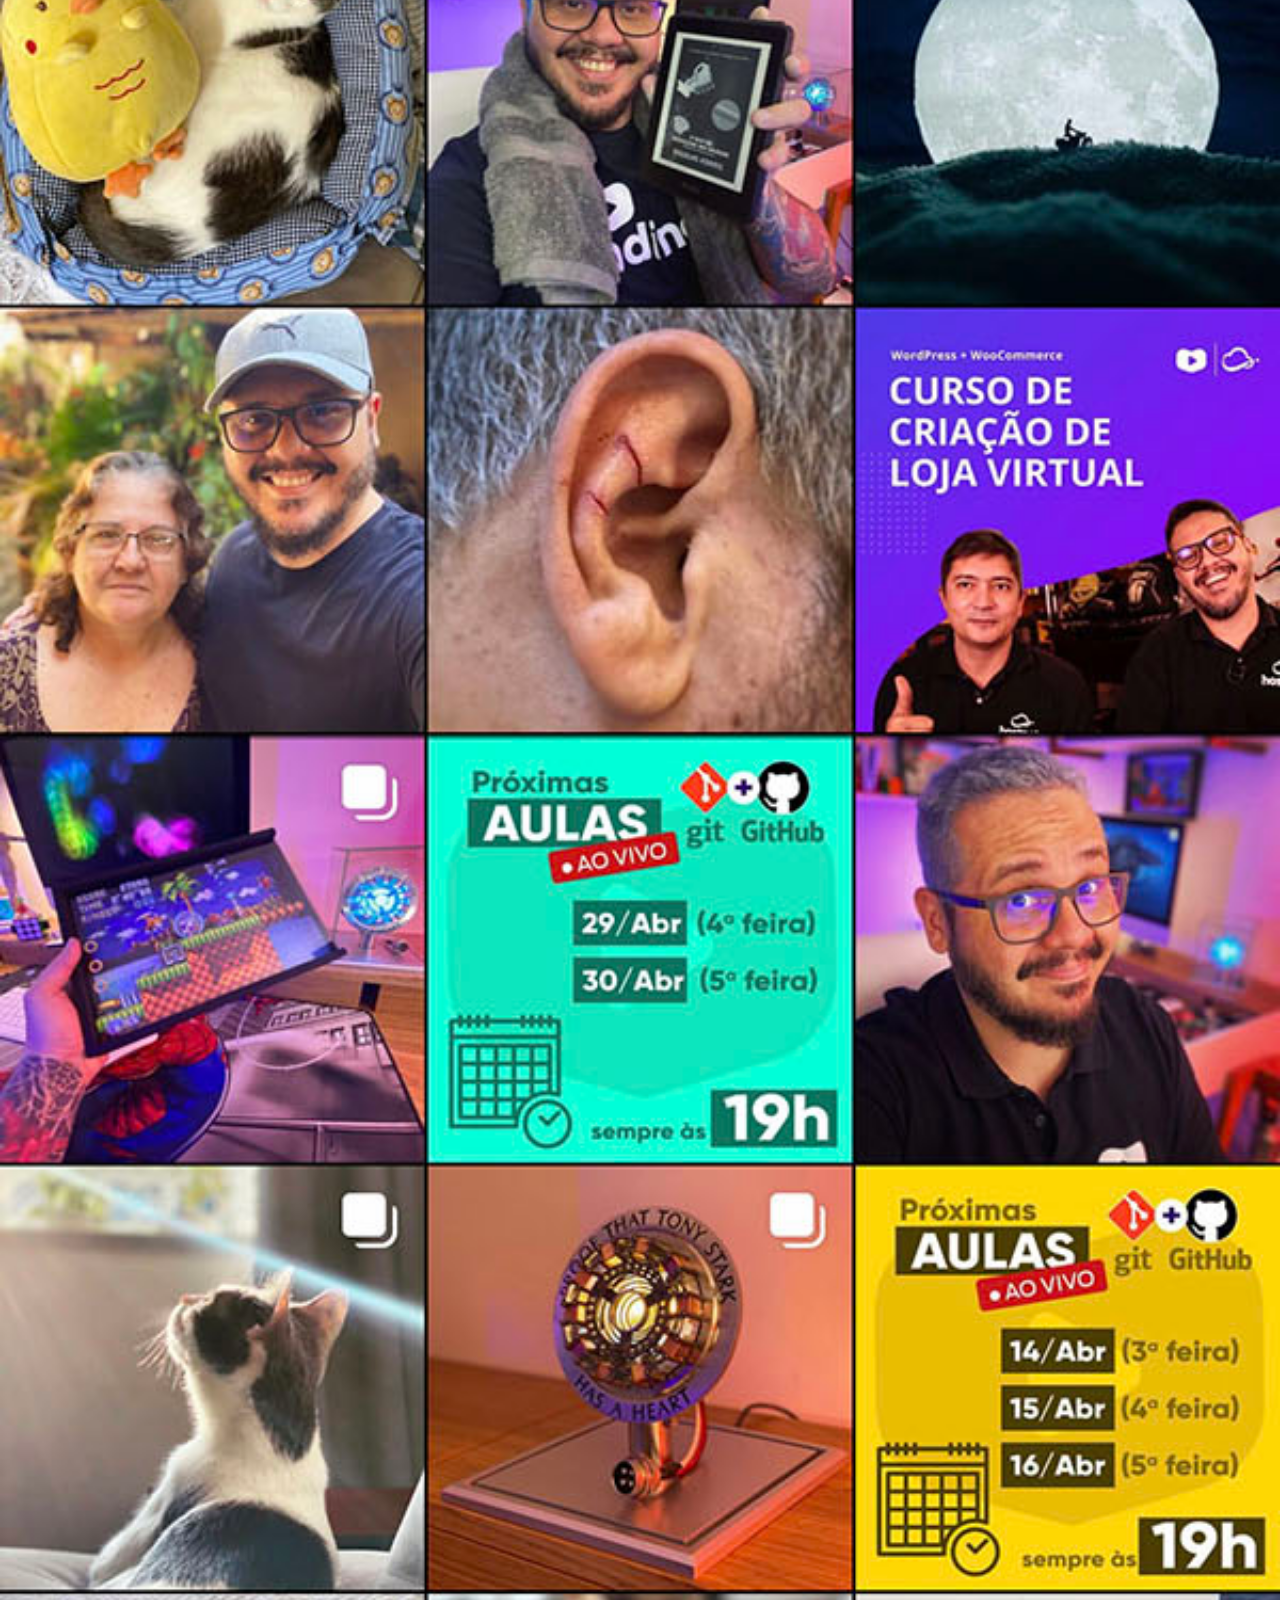
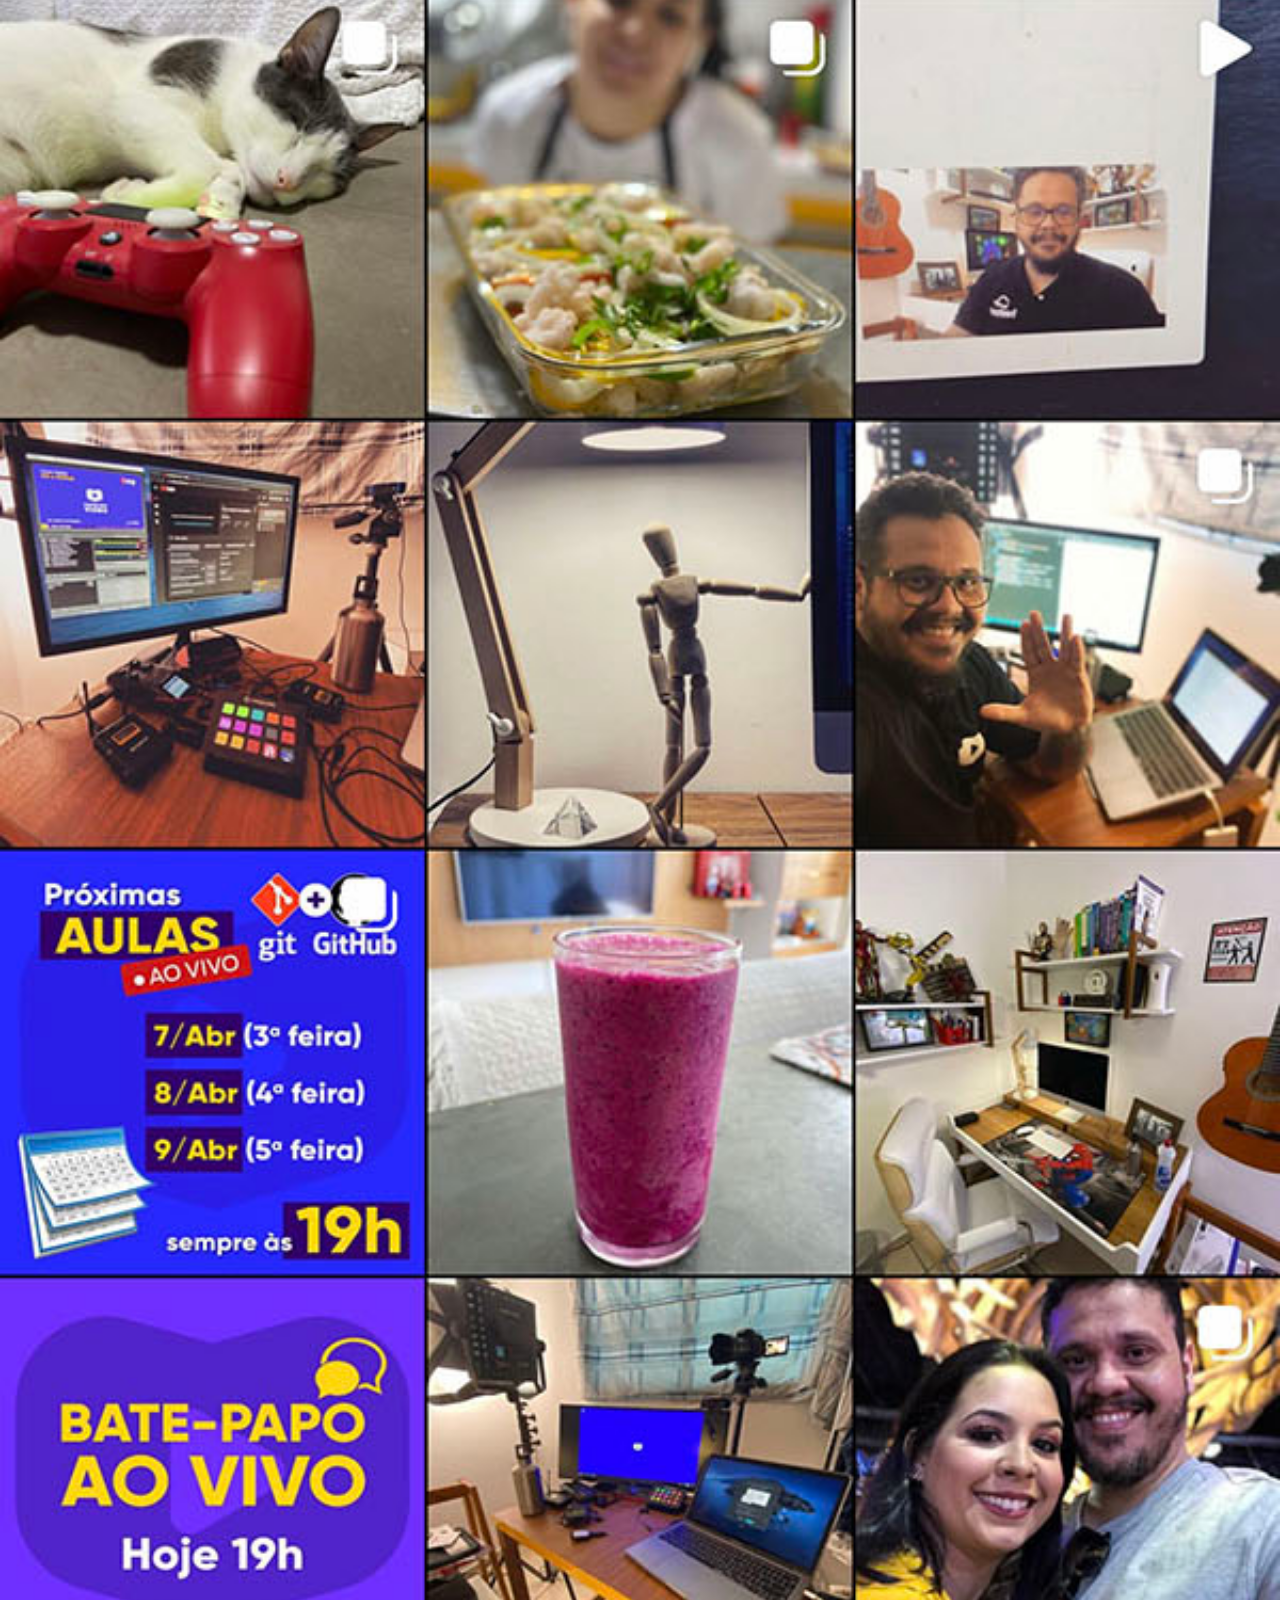
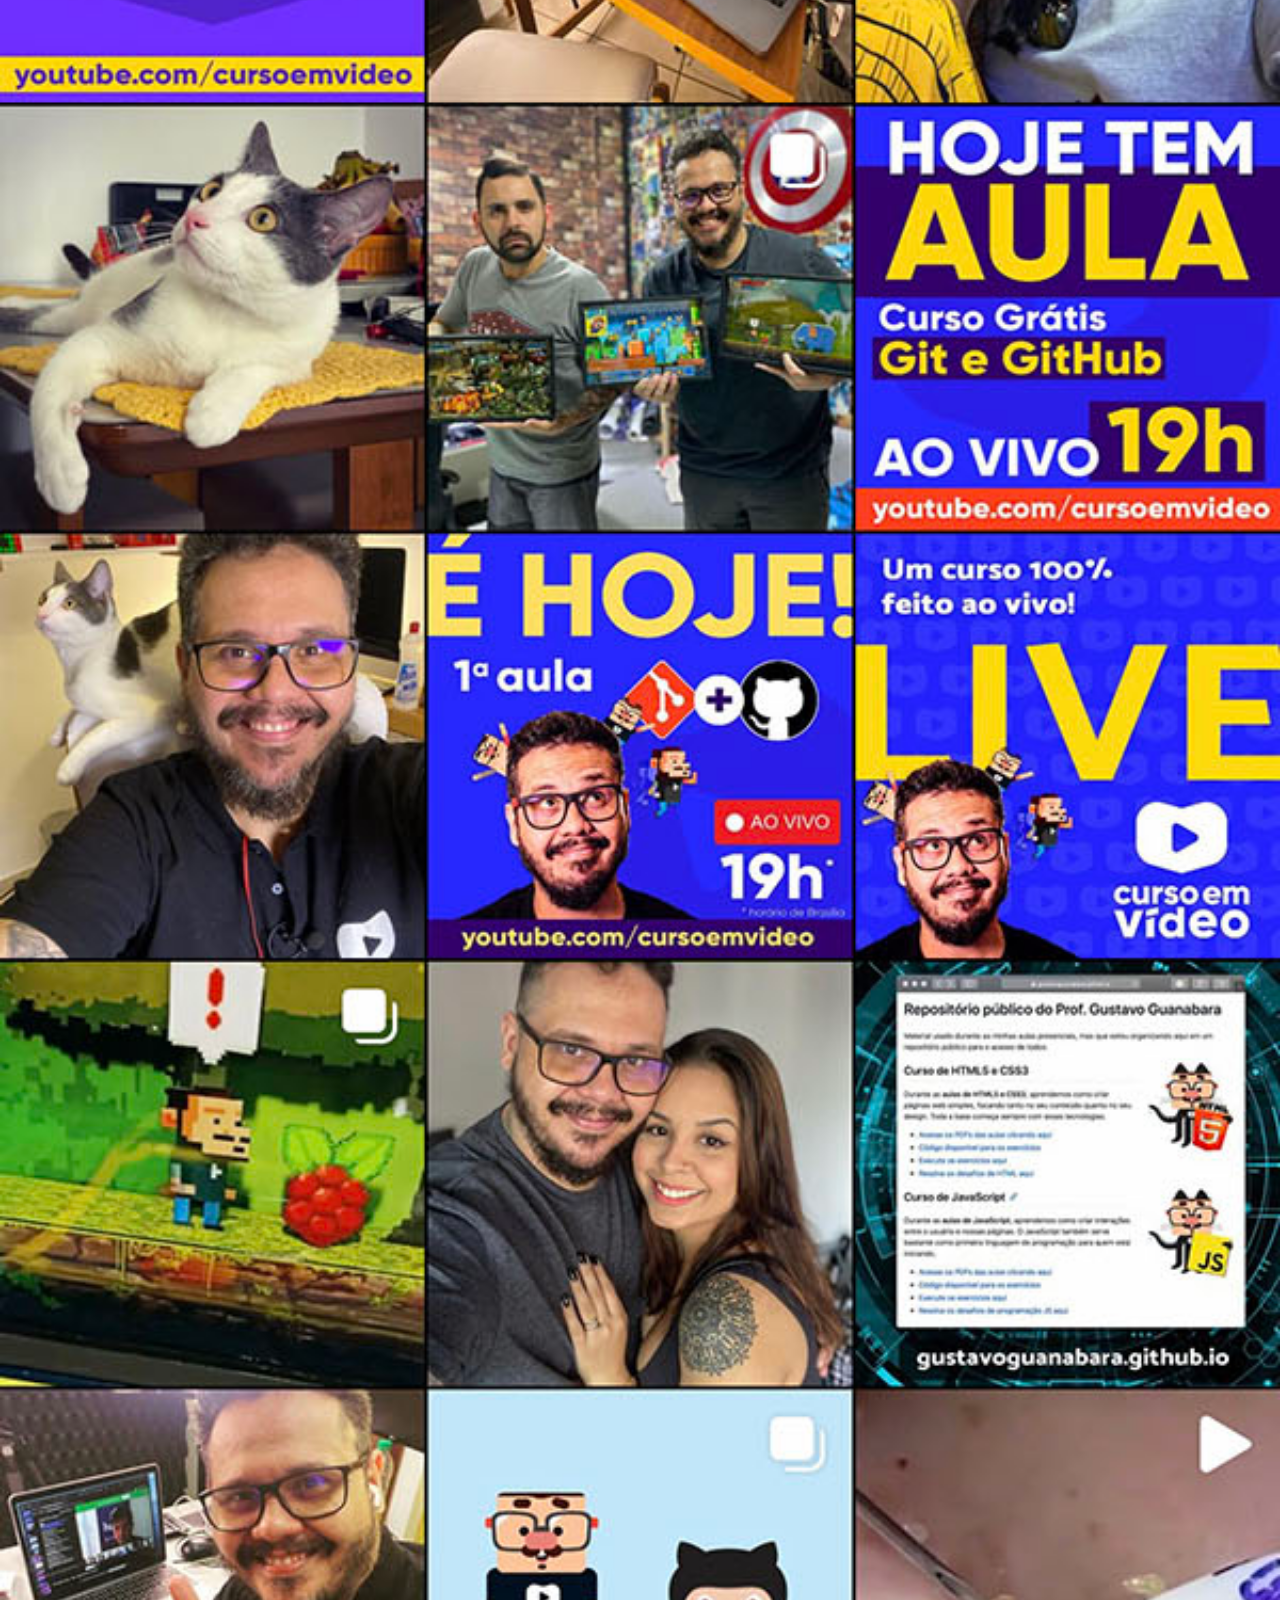
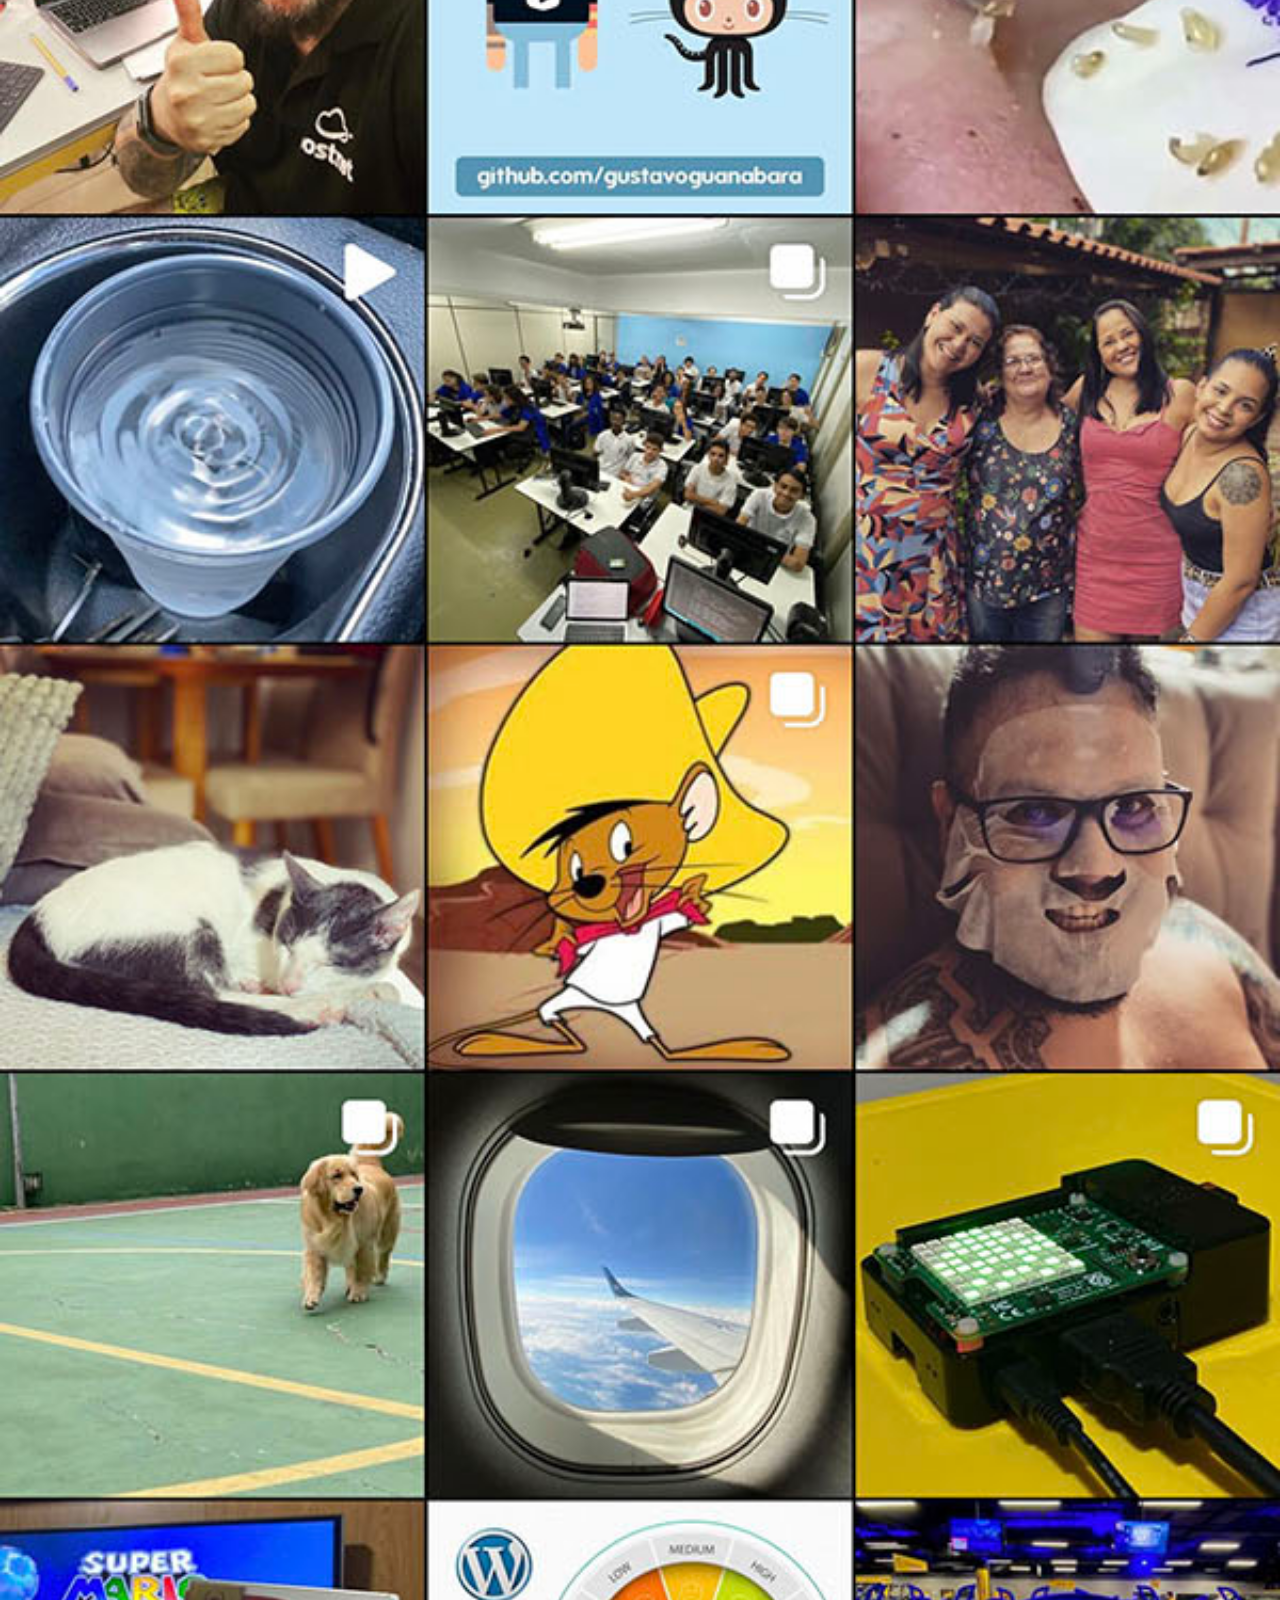
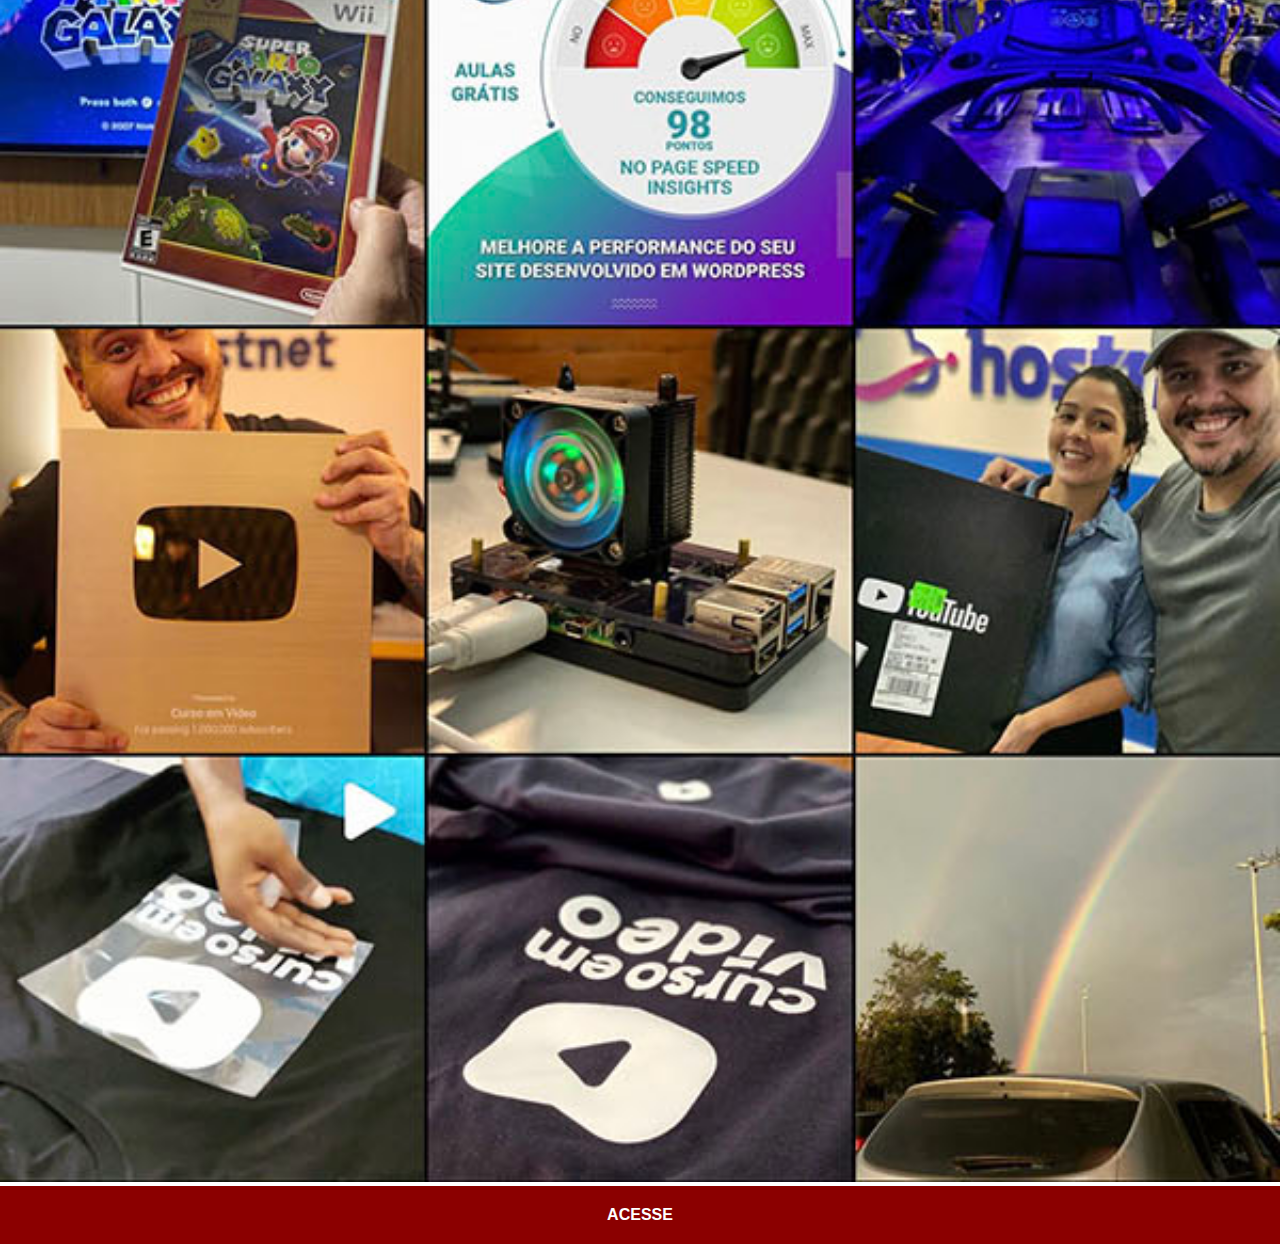
<file: instagram.html>
<!DOCTYPE html>
<html lang="pt-br">
<head>
    <meta charset="UTF-8">
    <meta http-equiv="X-UA-Compatible" content="IE=edge">
    <meta name="viewport" content="width=device-width, initial-scale=1.0">
    <title>Instagram</title>
    <link rel="stylesheet" href="estilos/social.css">
</head>
<body>
    <img src="imagens/tela-instagram.jpg" alt="Instagram">
    <a href="https://www.instagram.com/gustavoguanabara/" target="_blank">ACESSE</a>
    
</body>
</html>
</file>
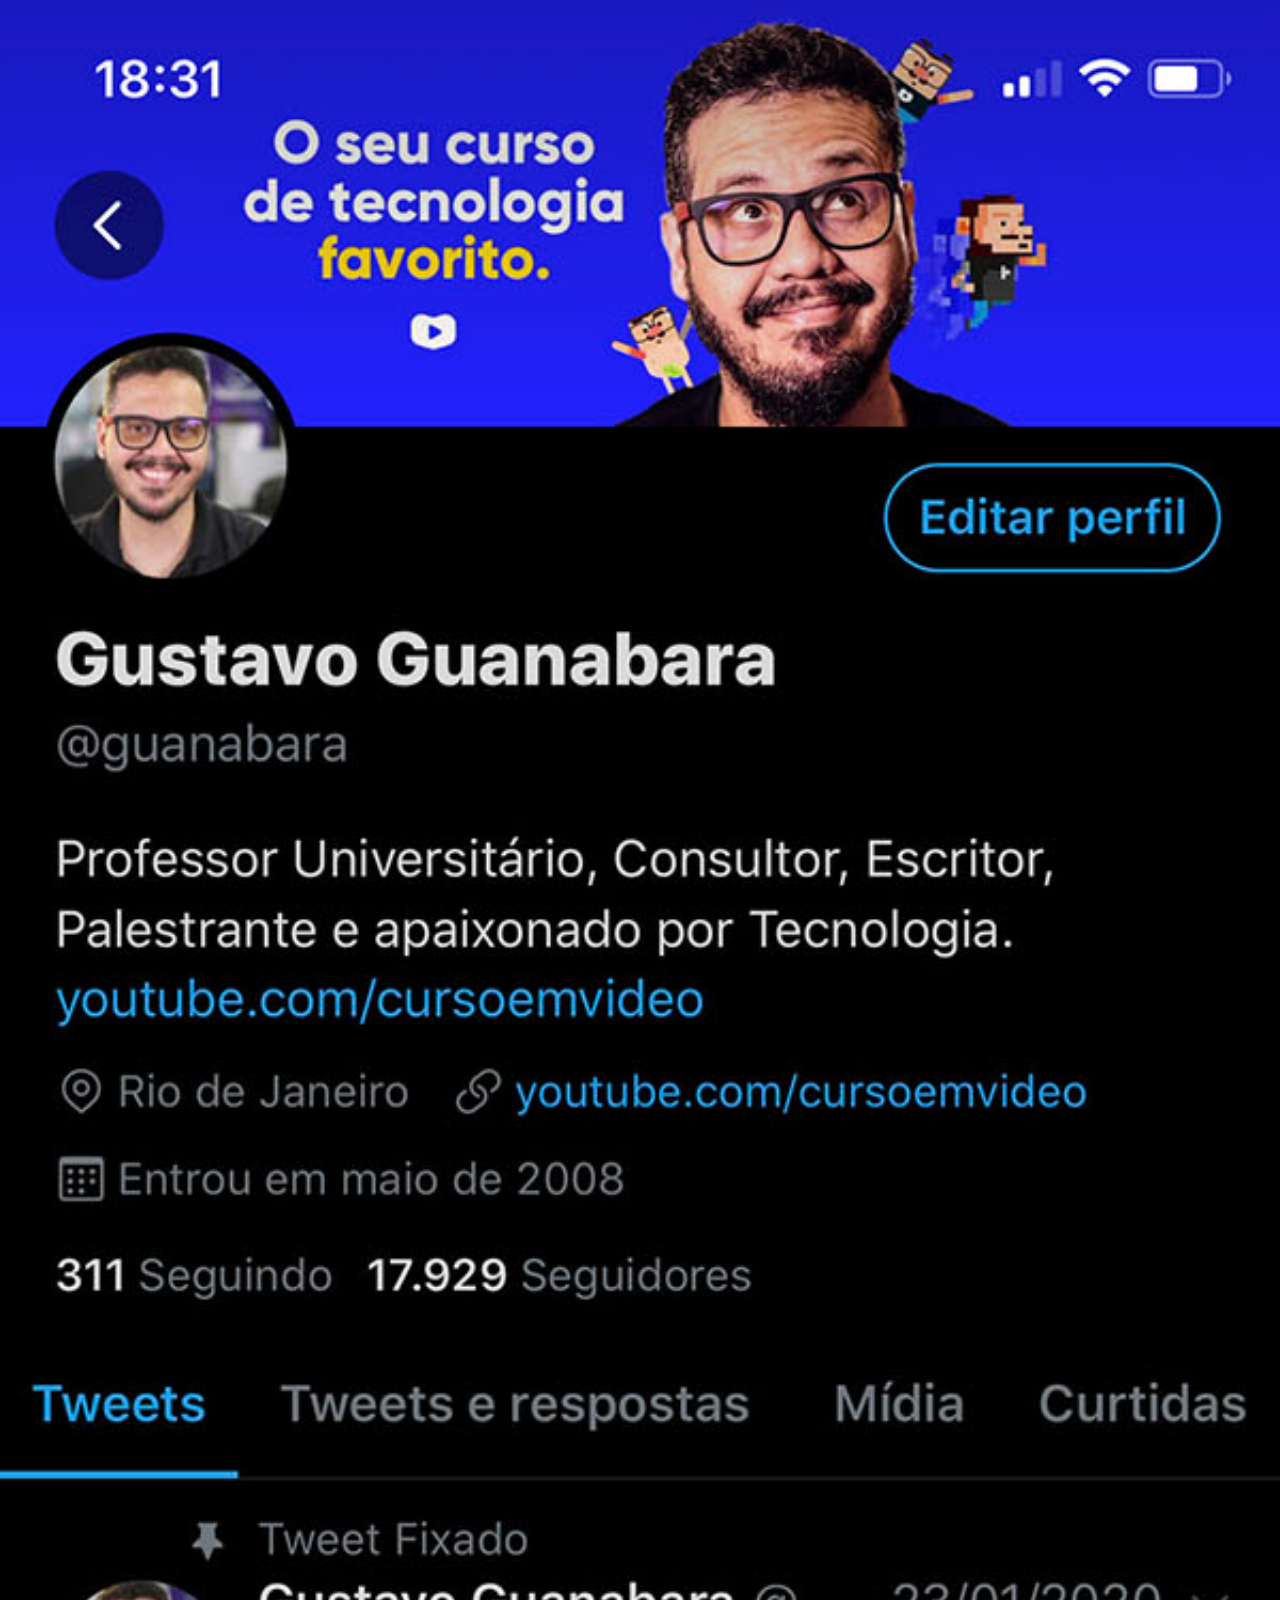
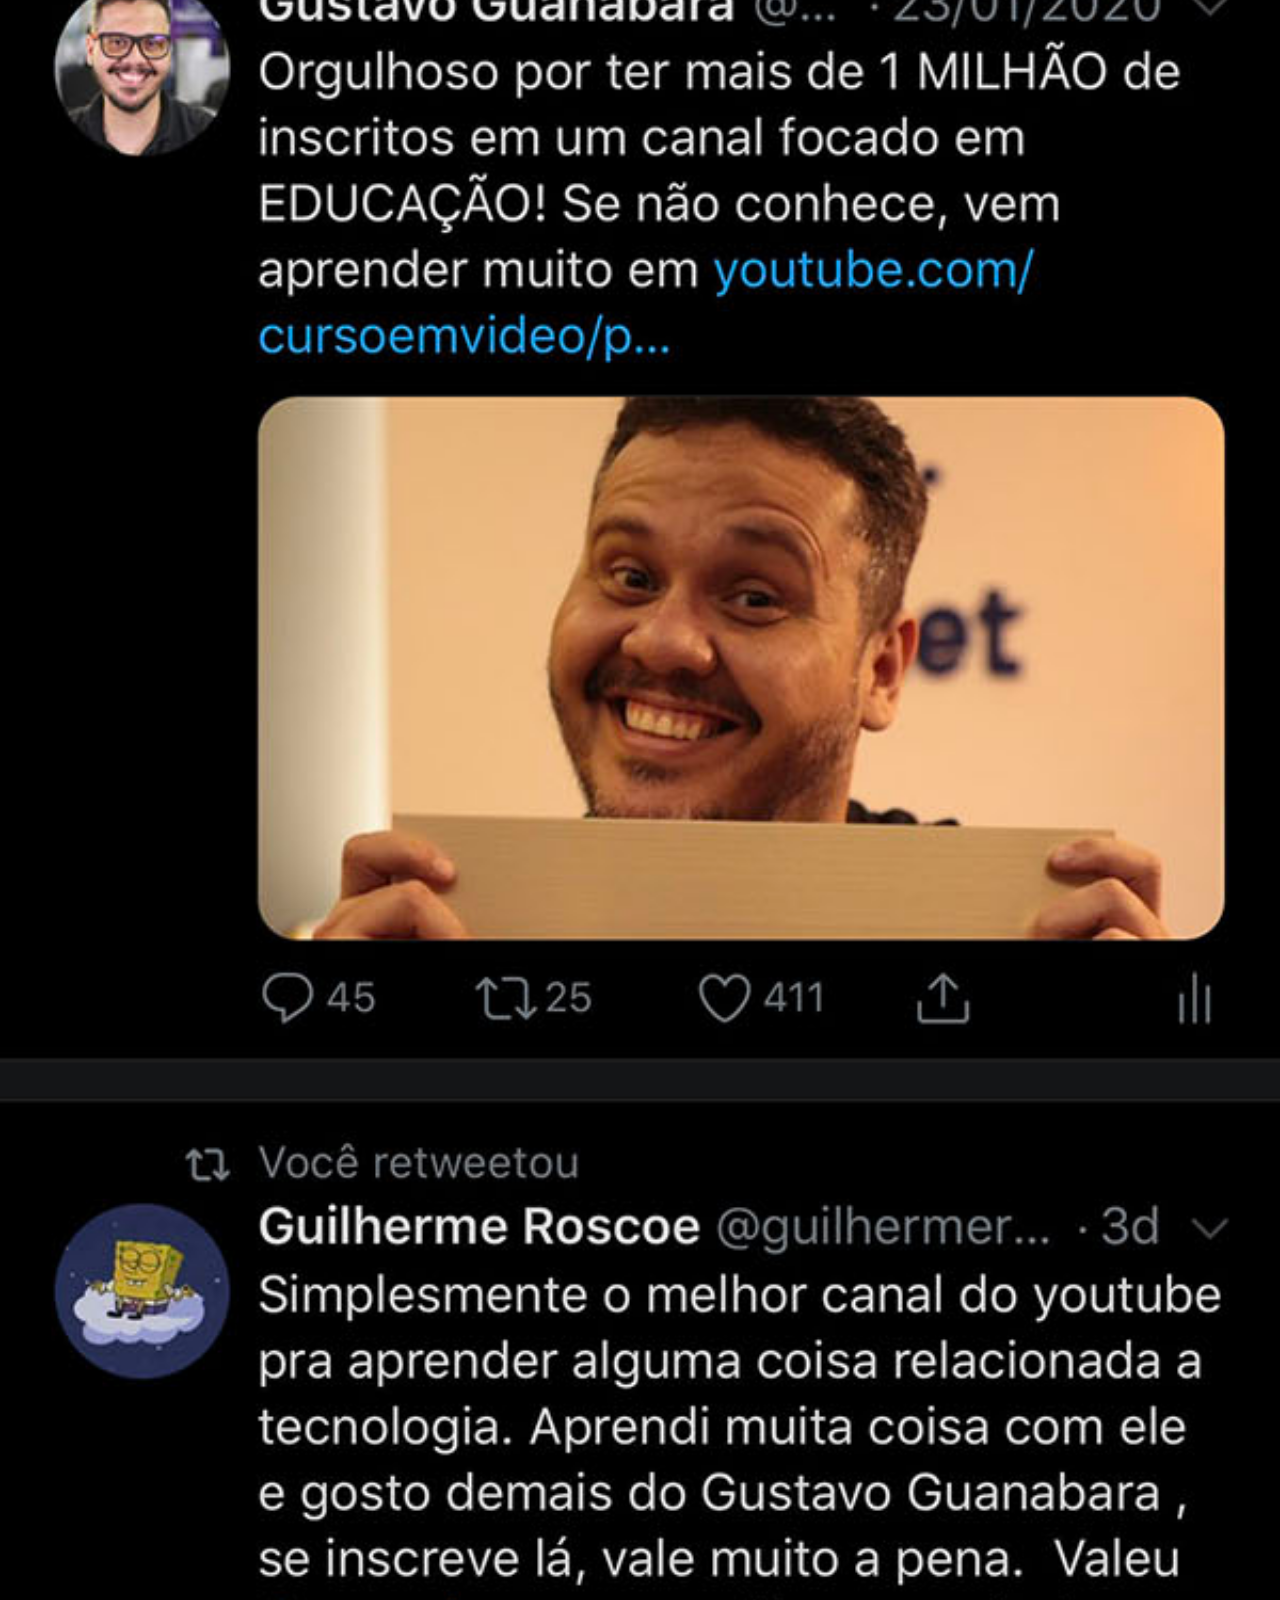
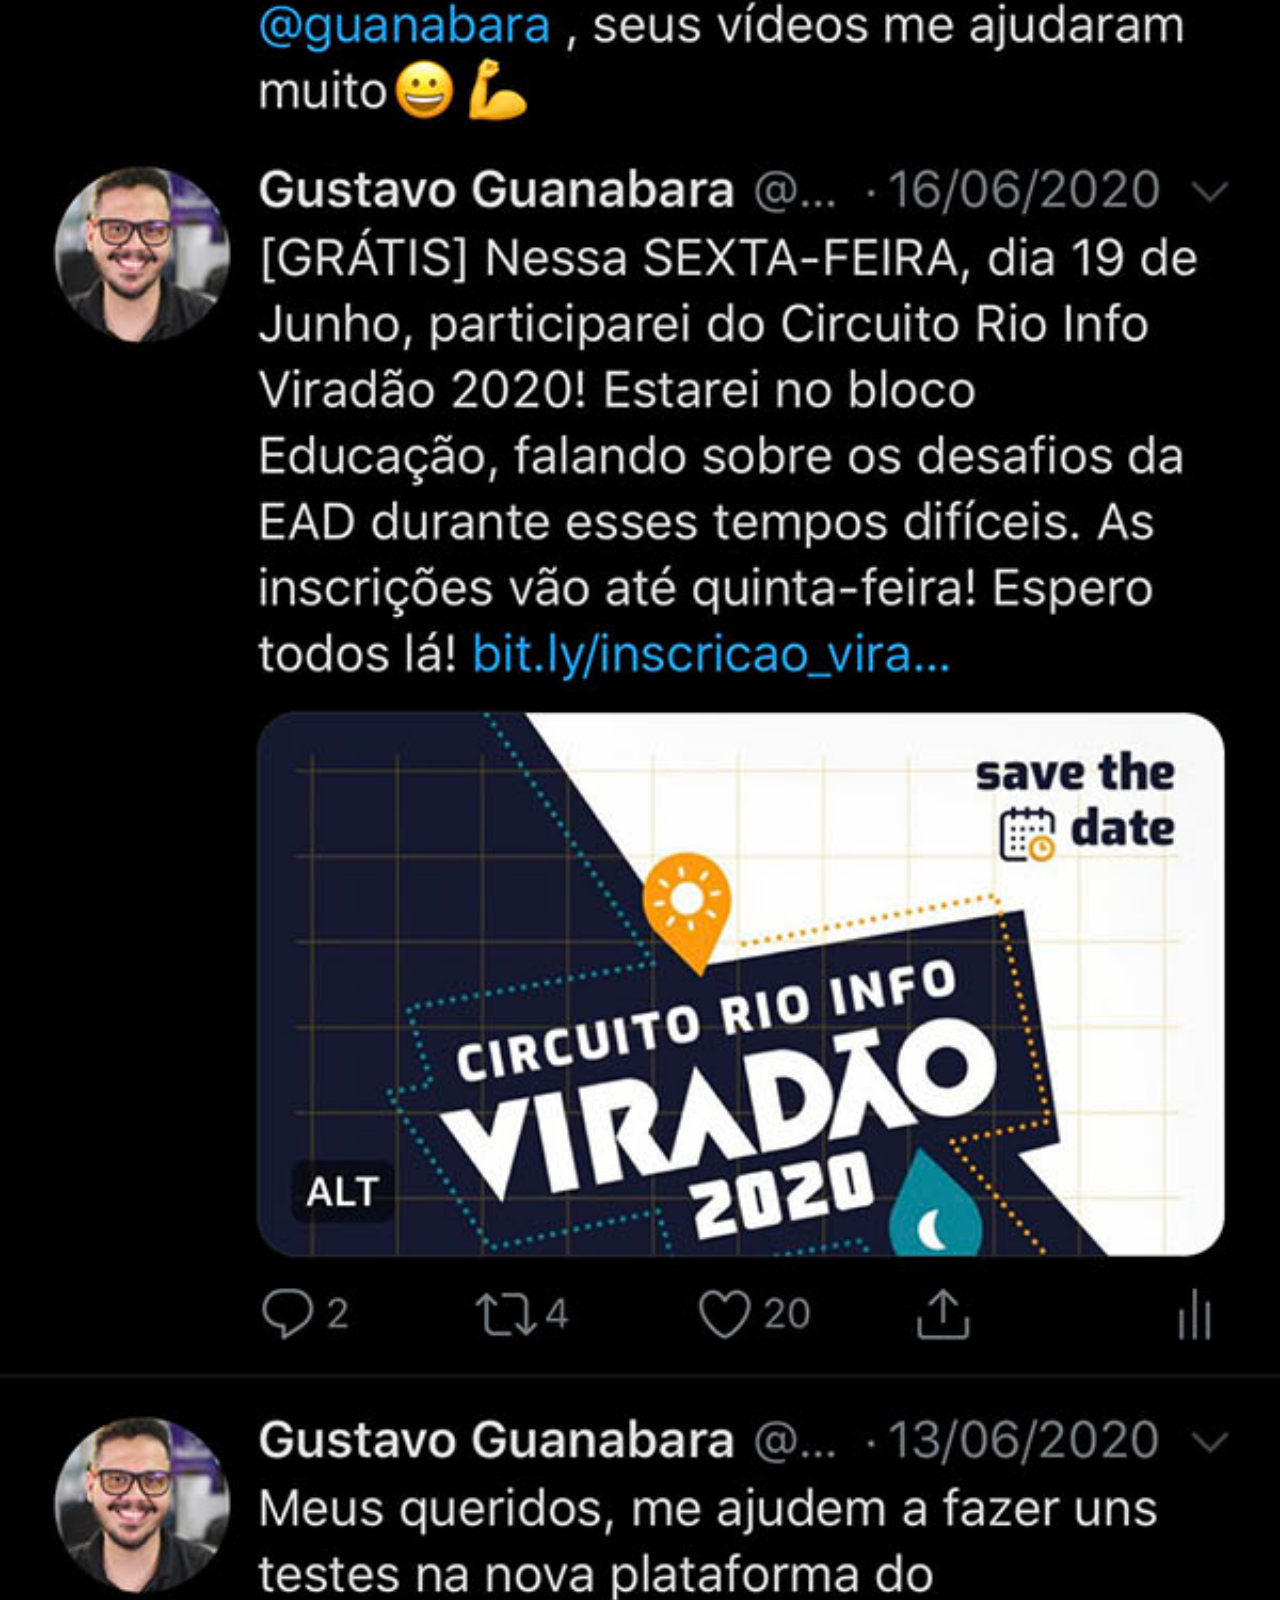
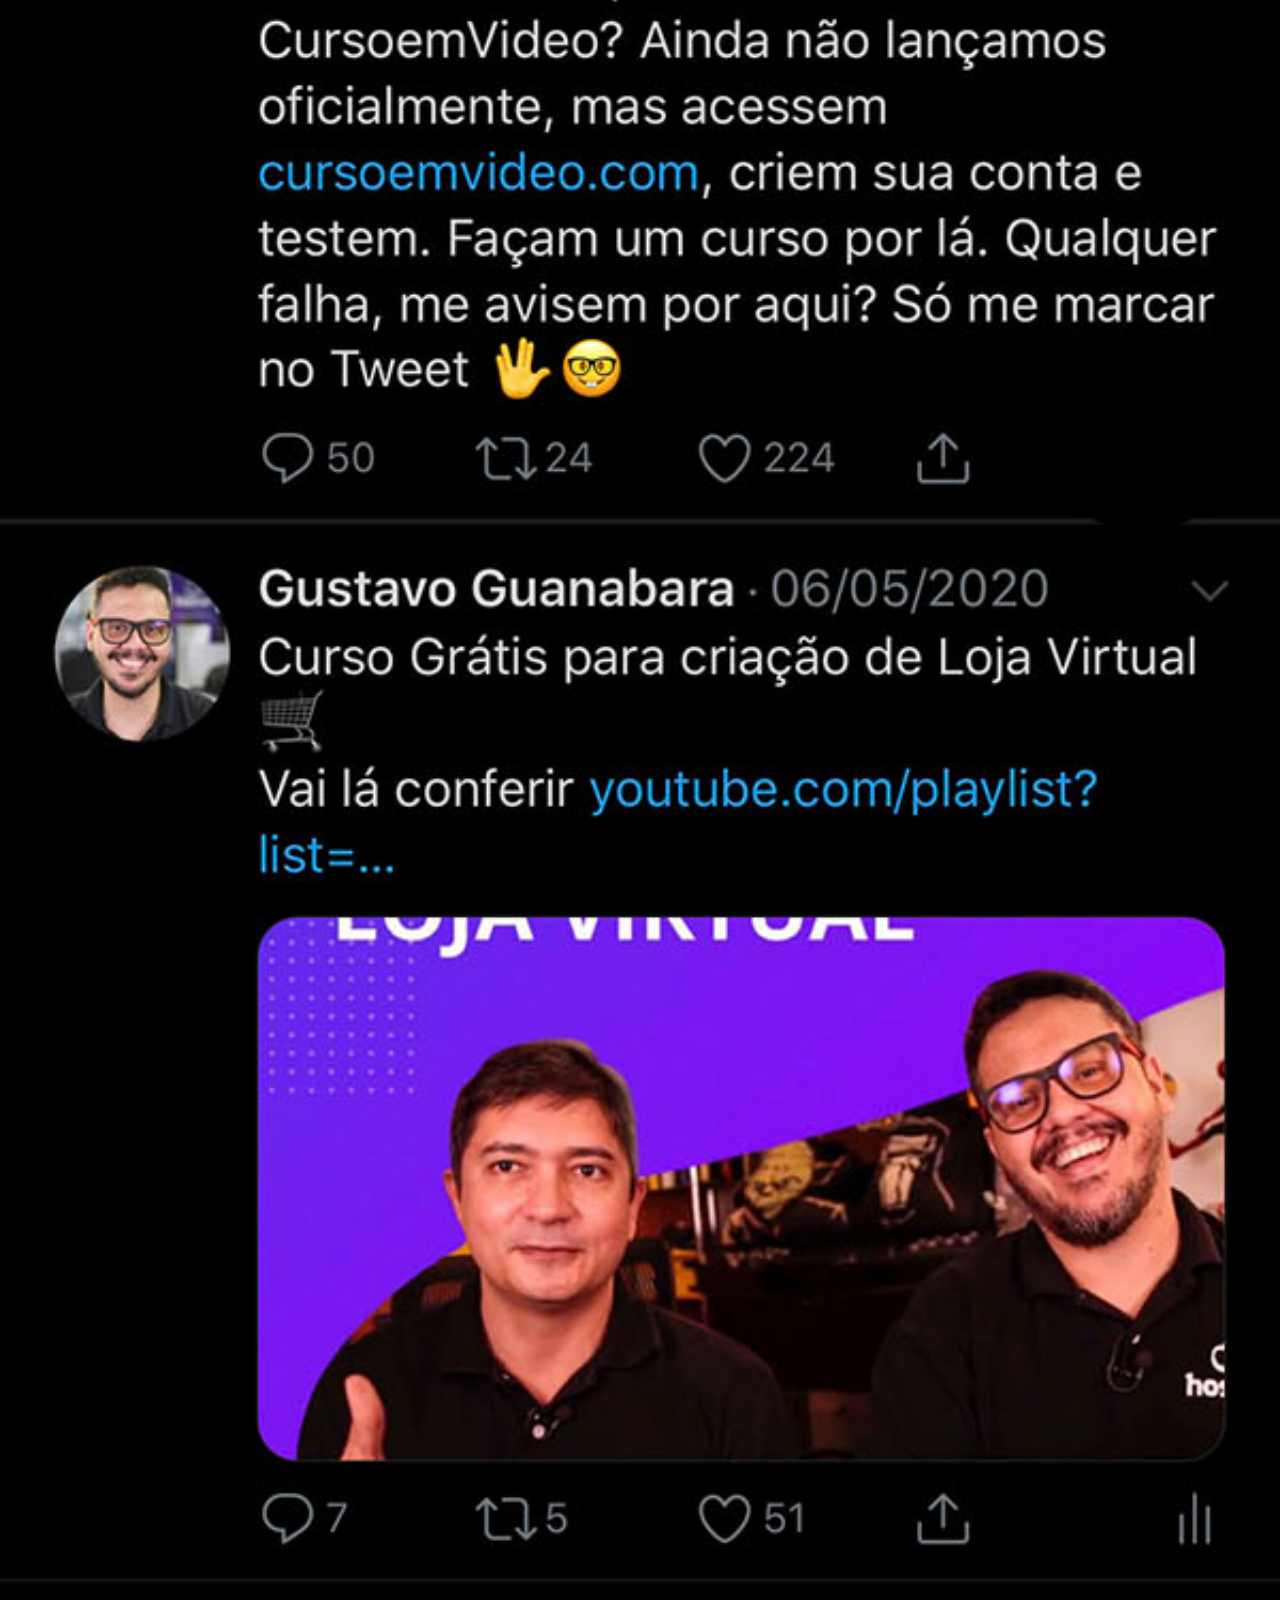
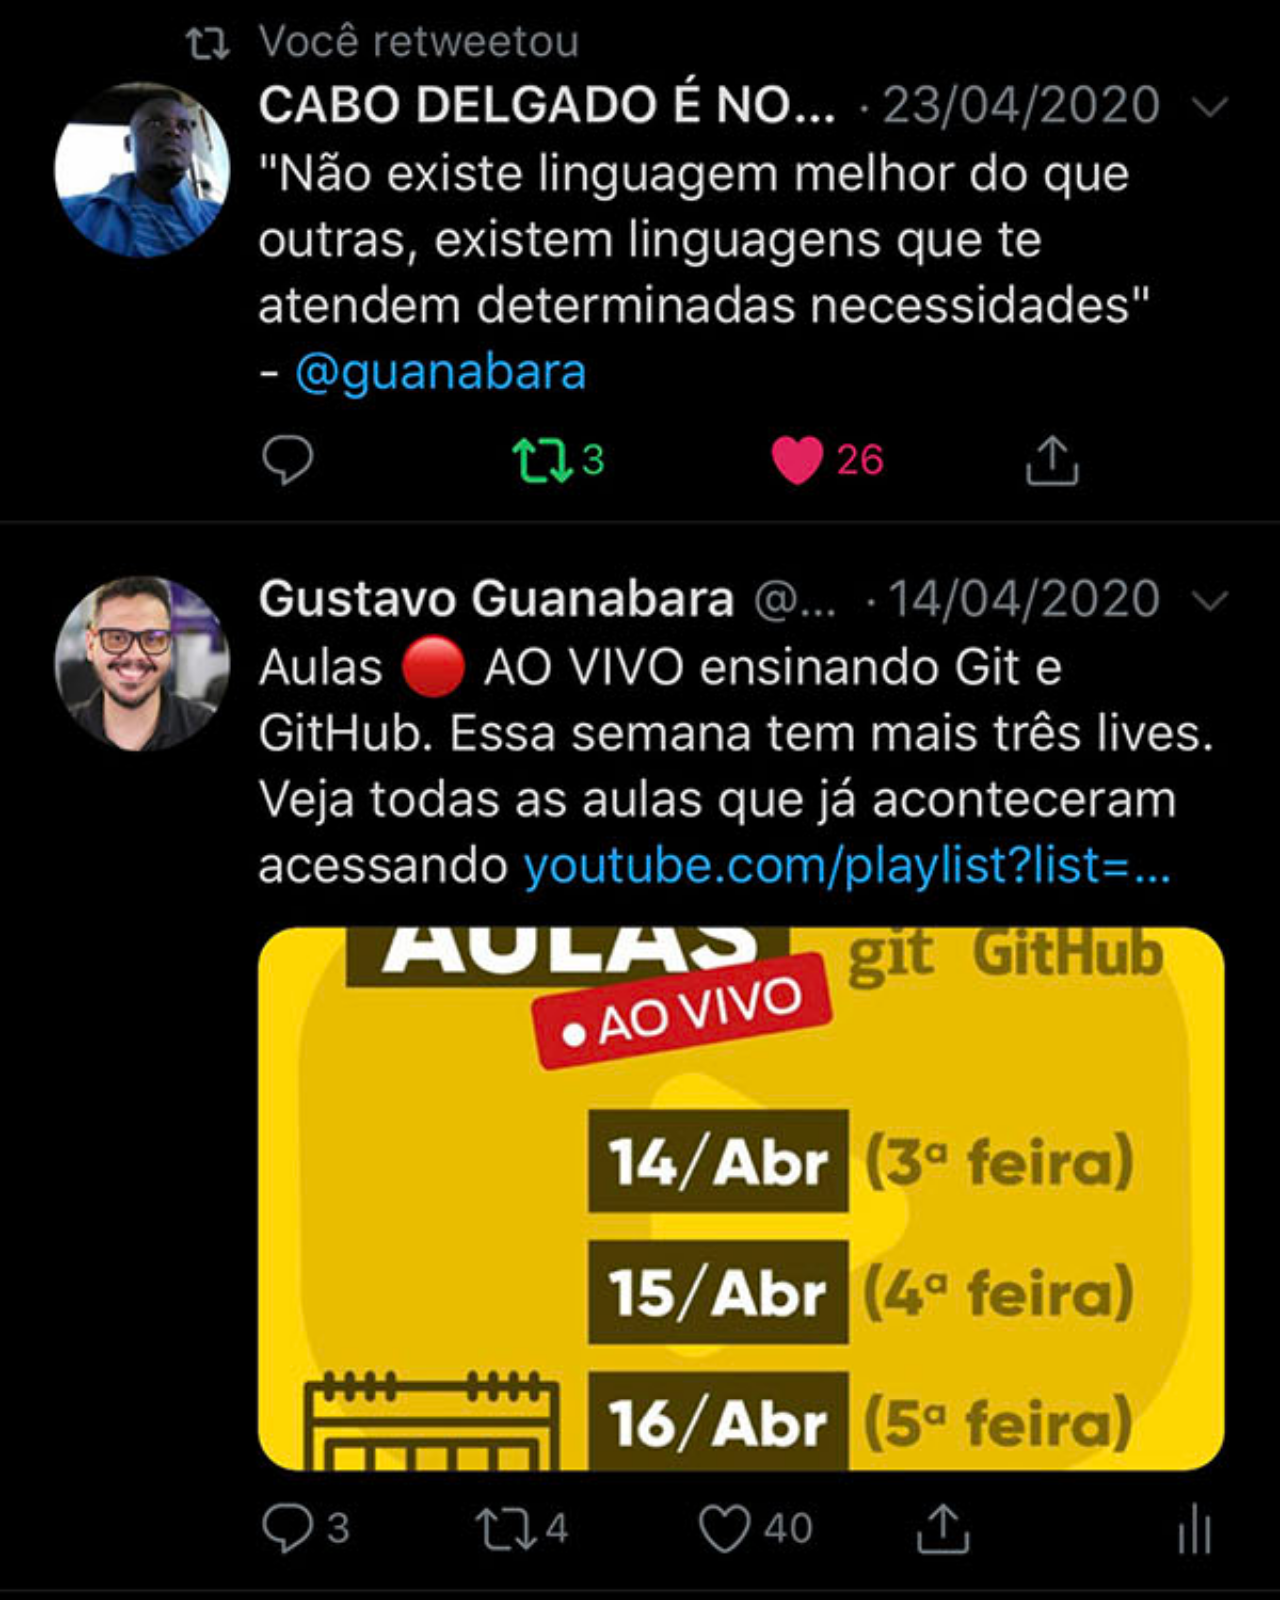
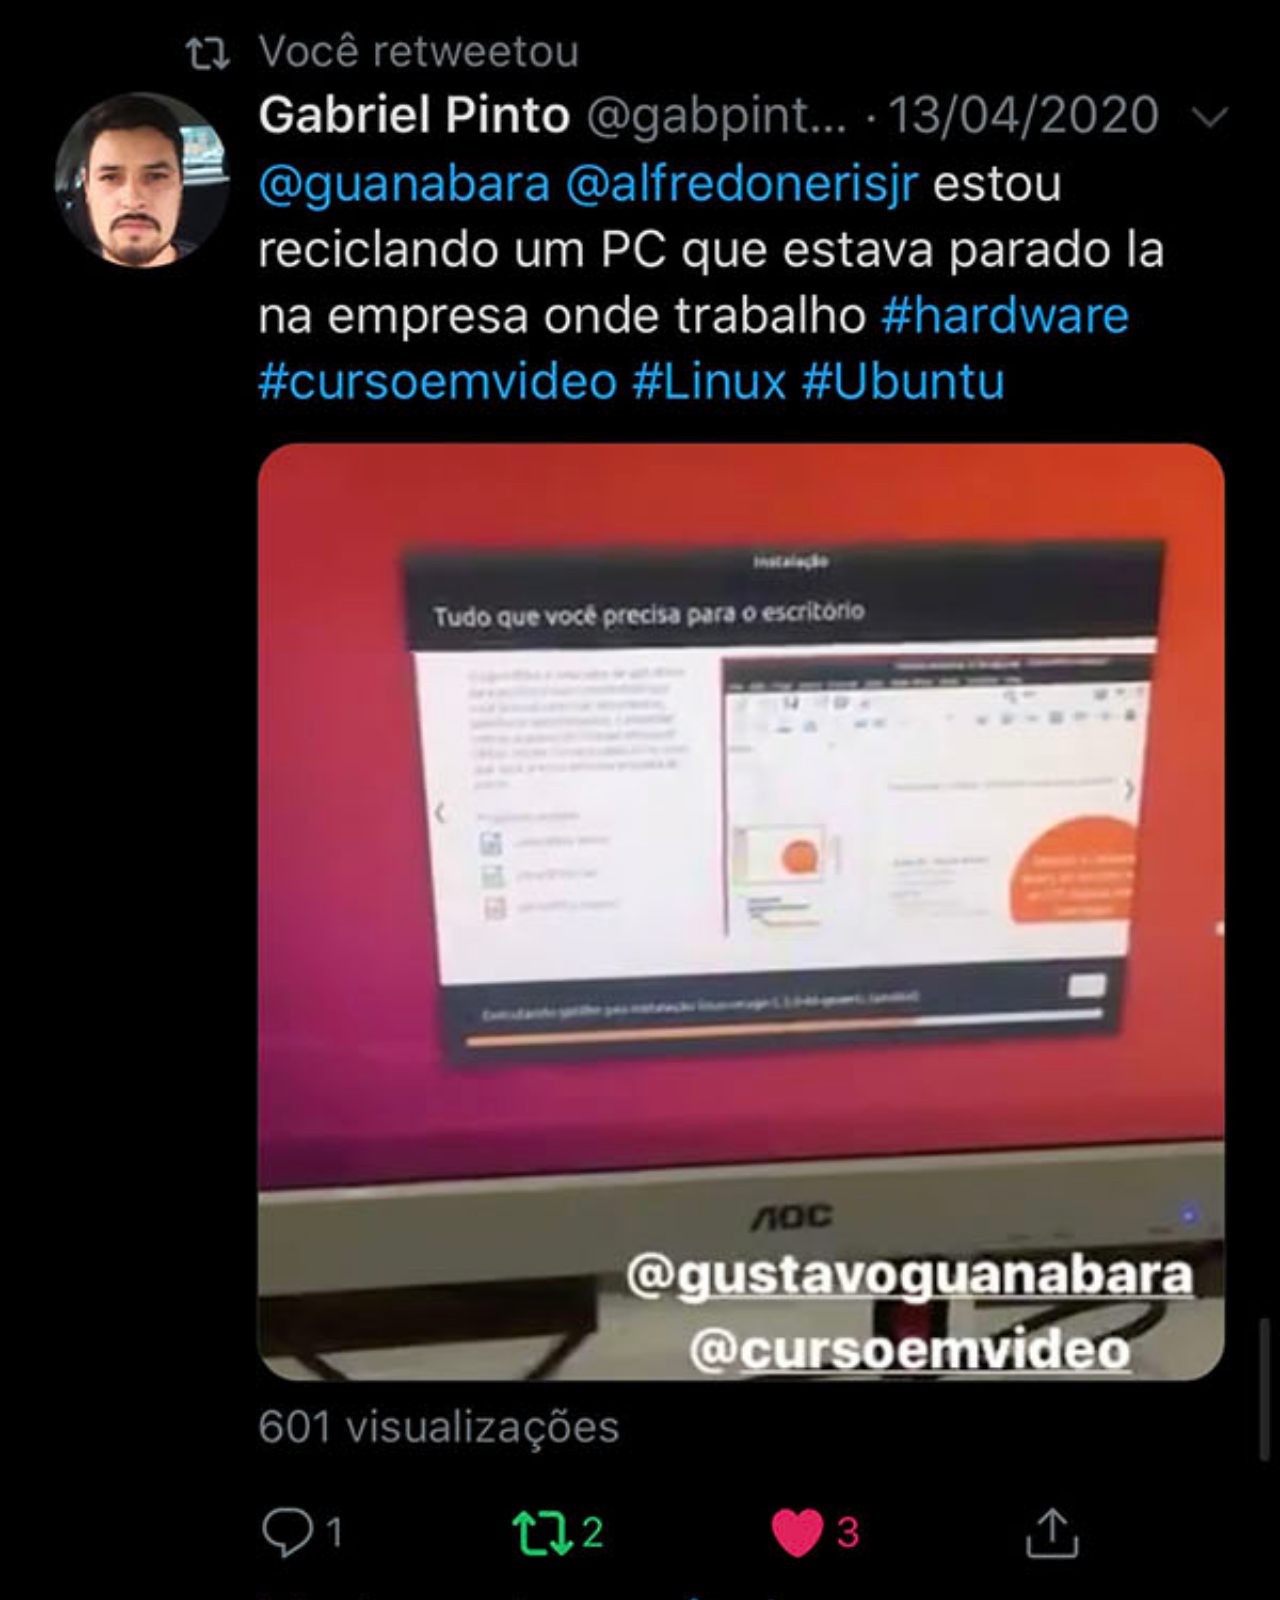
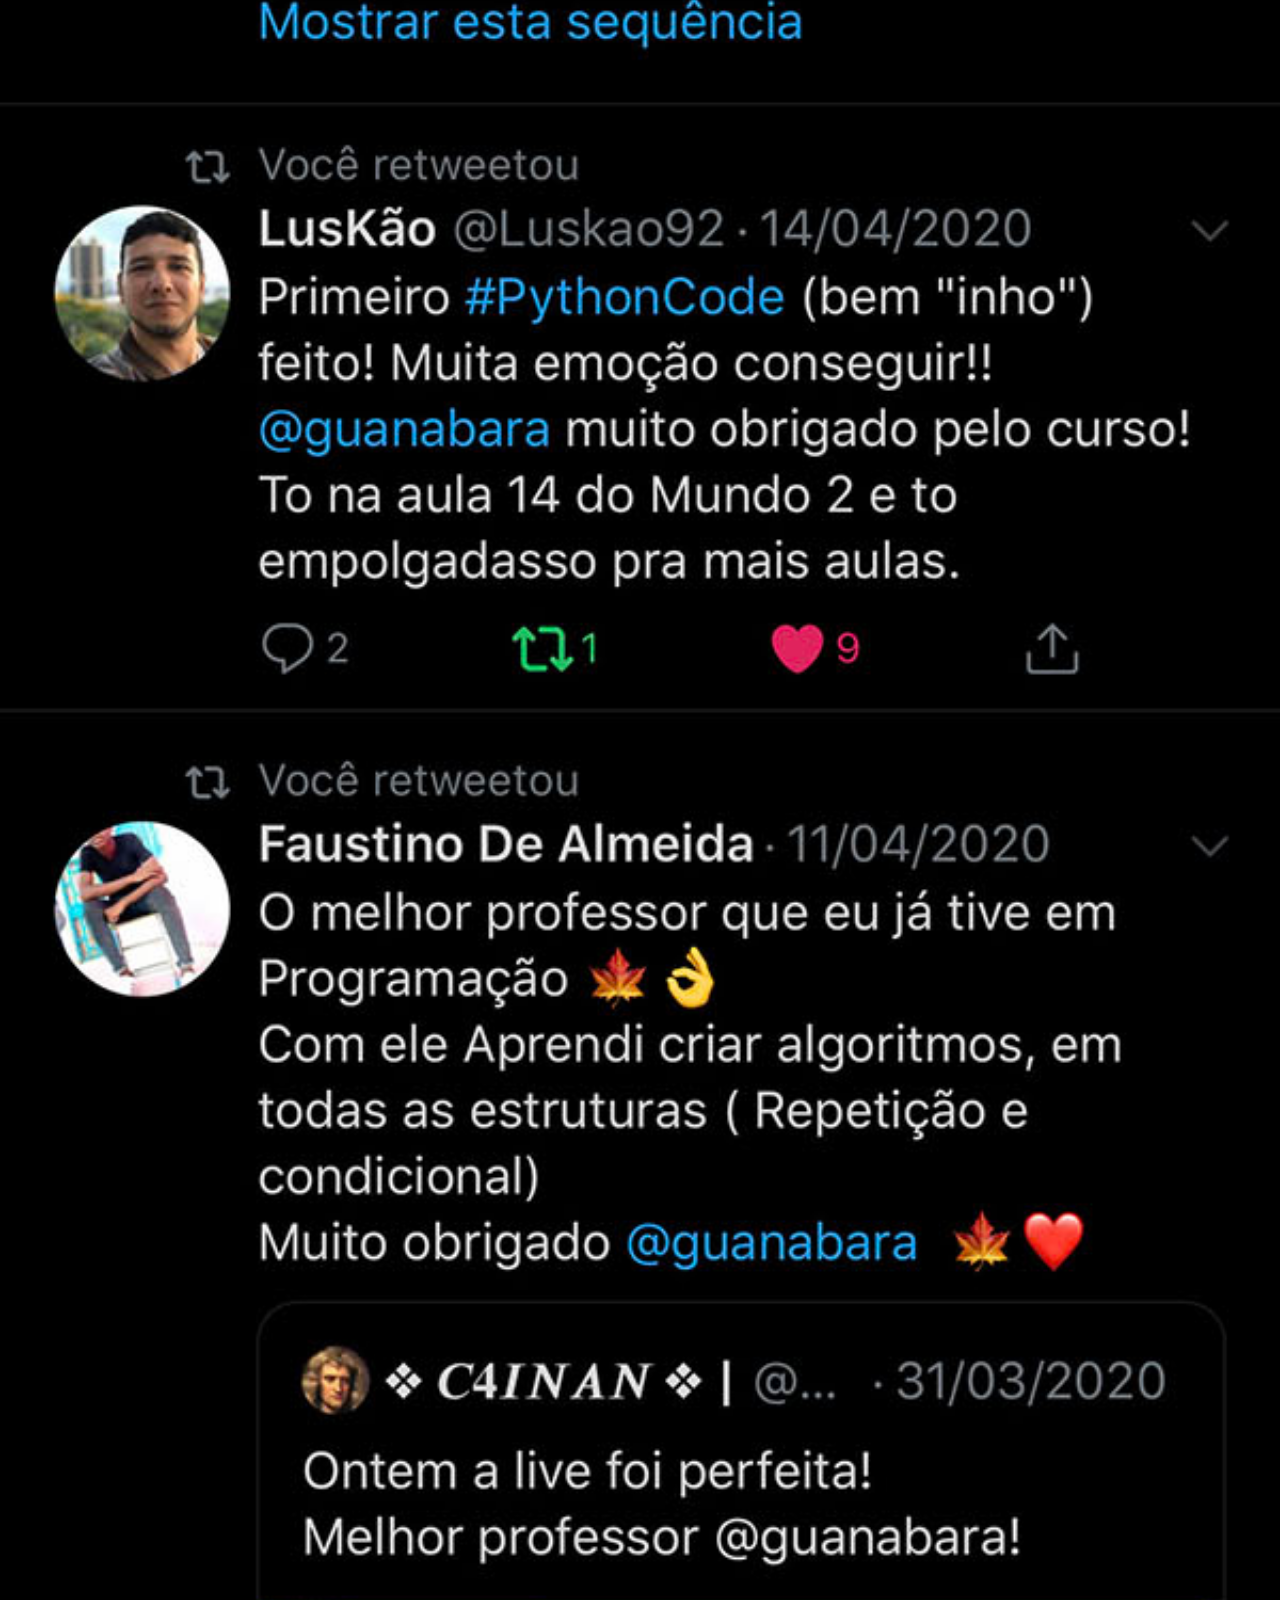
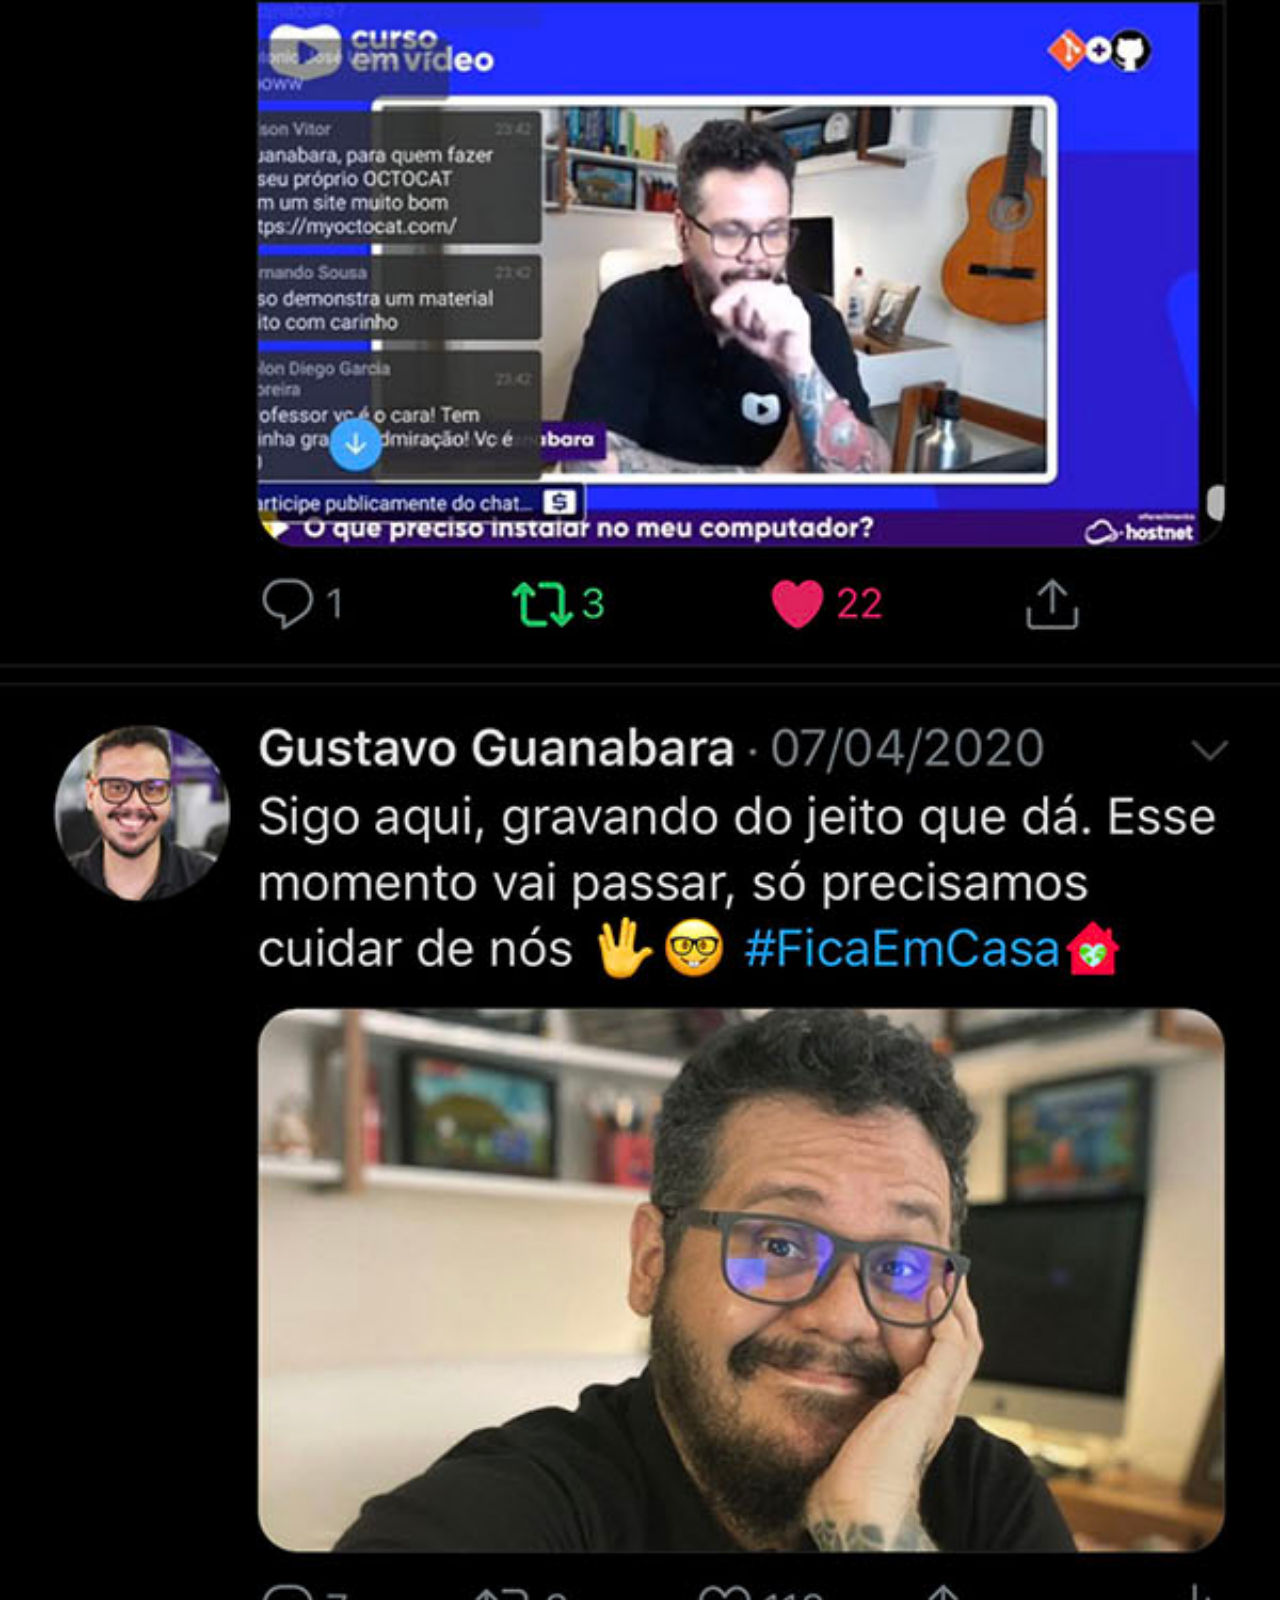
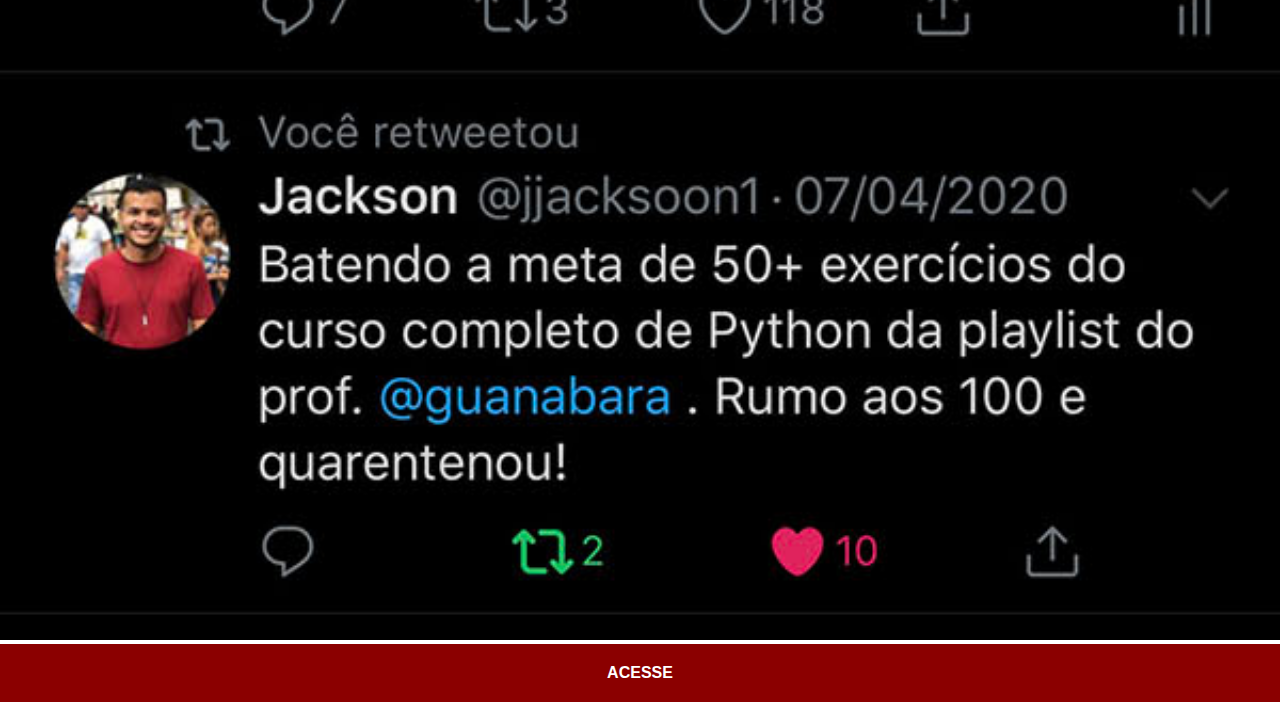
<file: twitter.html>
<!DOCTYPE html>
<html lang="pt-br">
<head>
    <meta charset="UTF-8">
    <meta http-equiv="X-UA-Compatible" content="IE=edge">
    <meta name="viewport" content="width=device-width, initial-scale=1.0">
    <title>Twitter</title>
    <link rel="stylesheet" href="estilos/social.css">
</head>
<body>
    <img src="imagens/tela-twitter.jpg" alt="Twitter">
    <a href="https://twitter.com/guanabara" target="_blank">ACESSE</a>
    
</body>
</html>
</file>
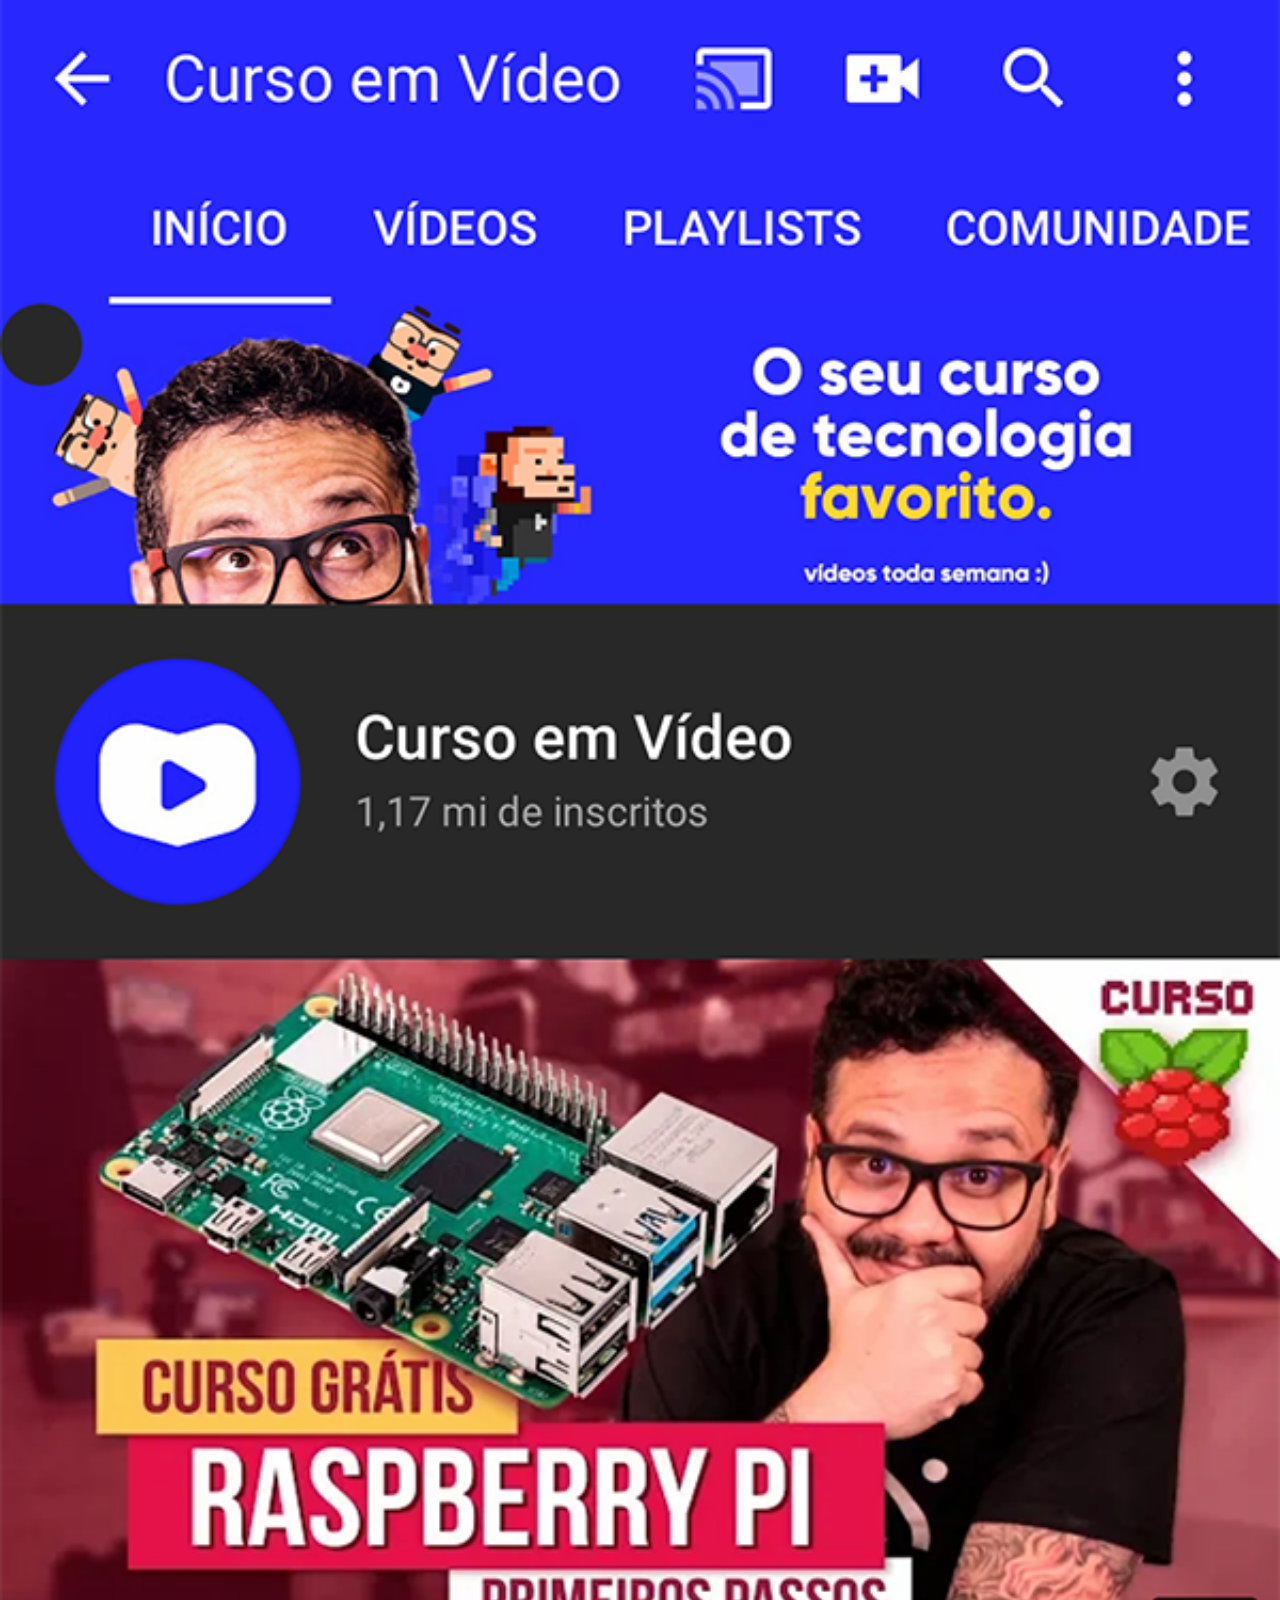
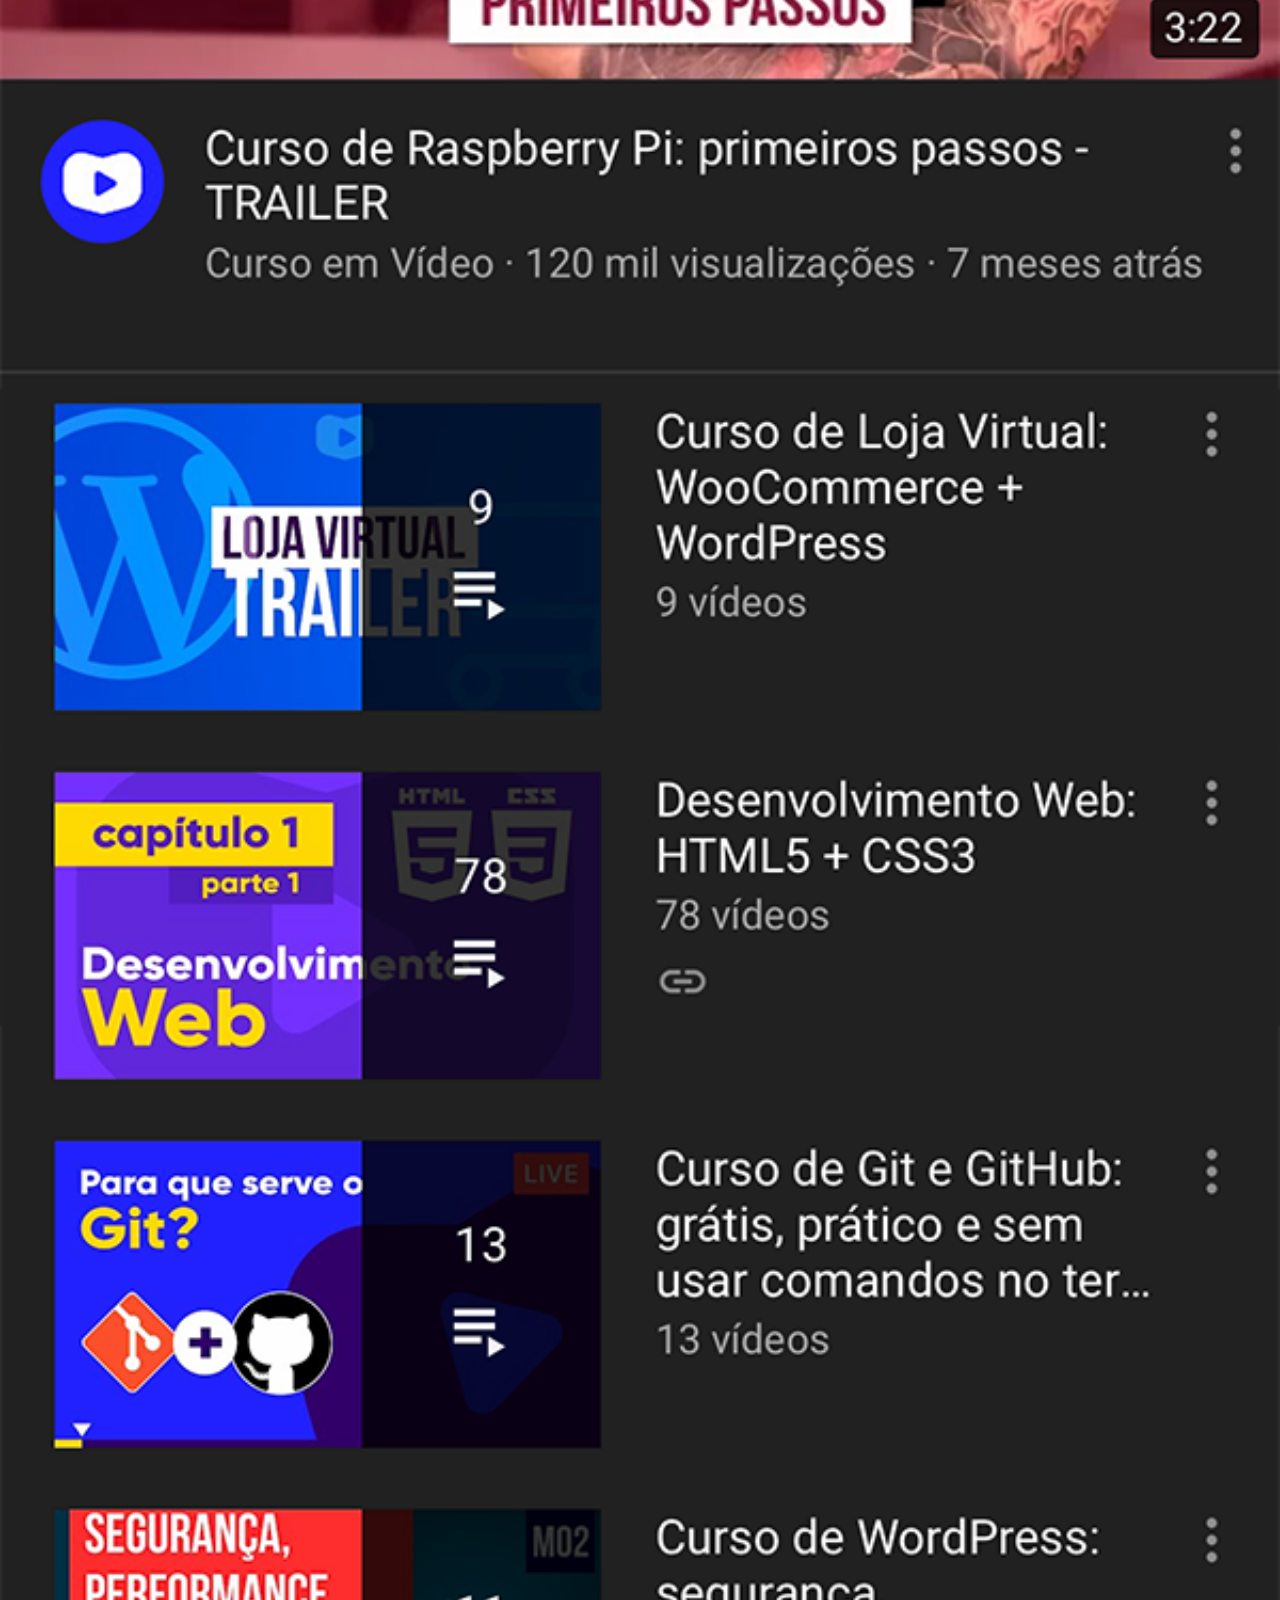
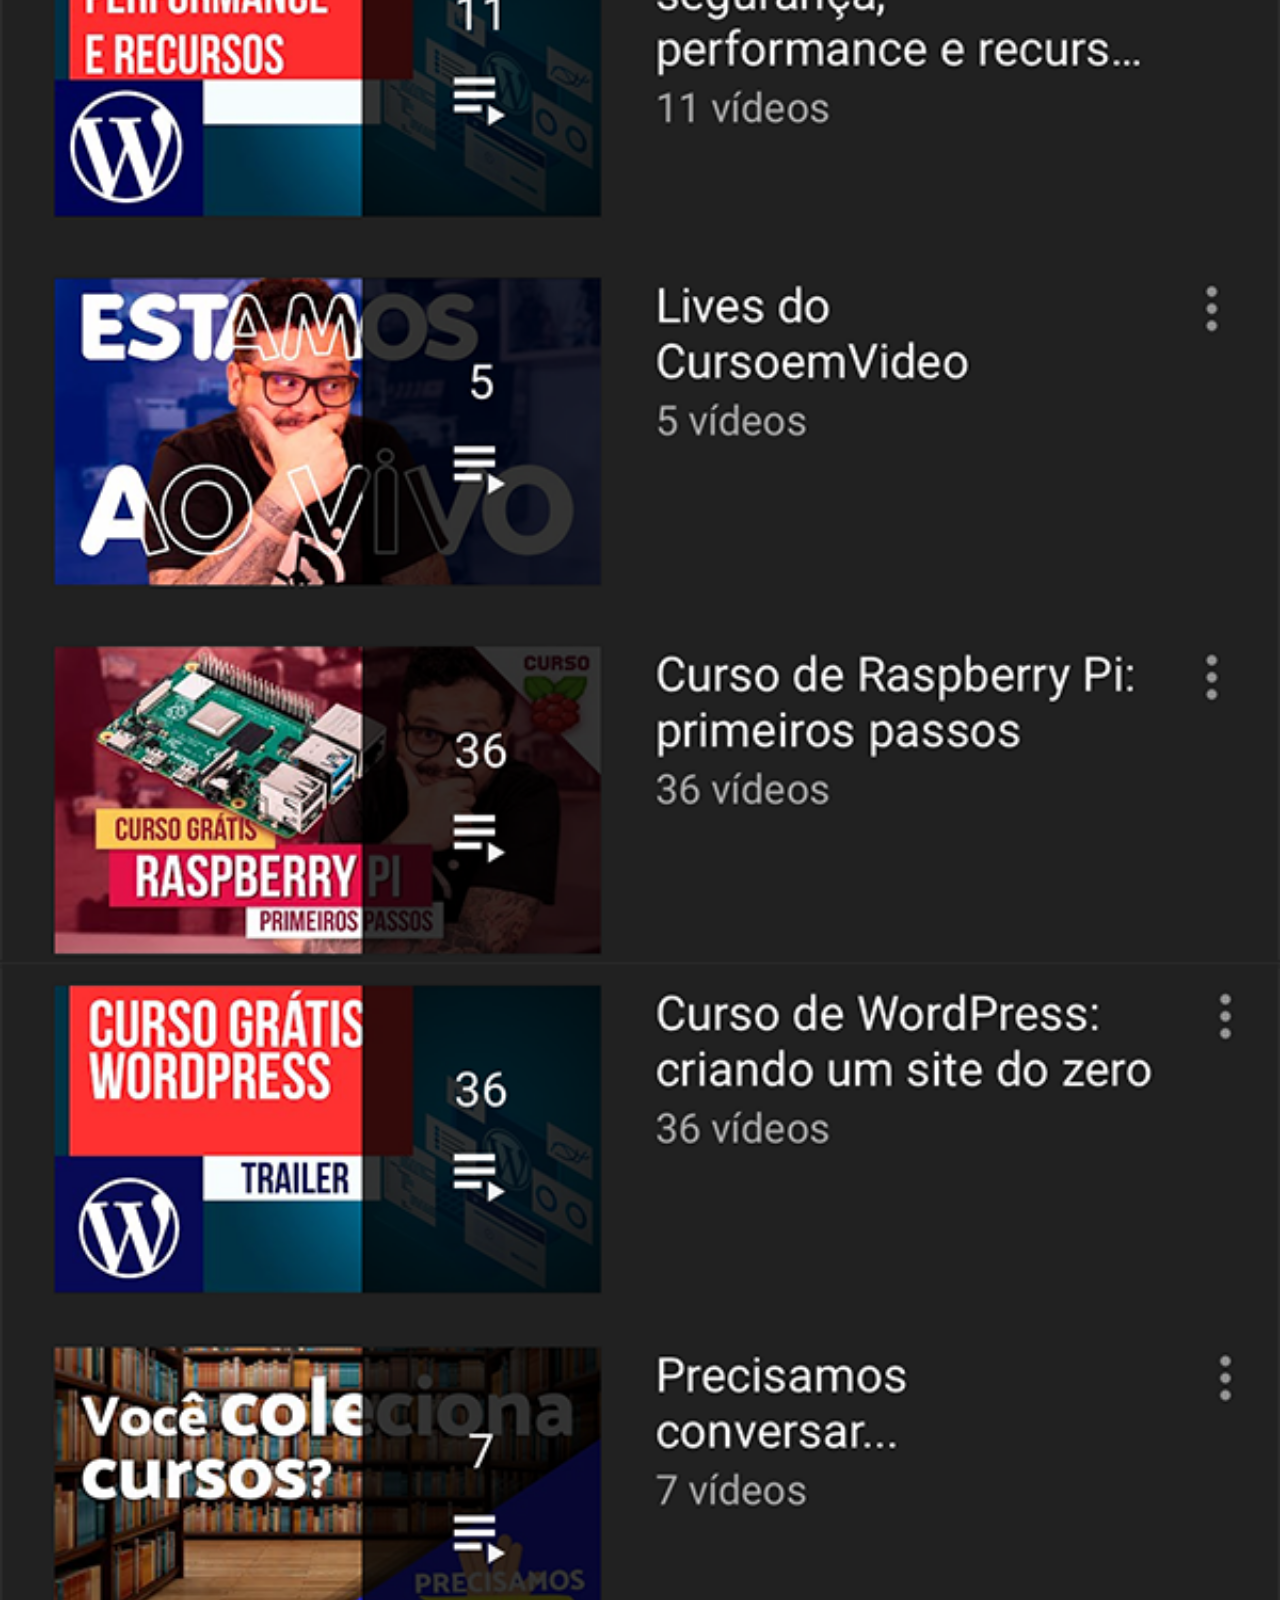
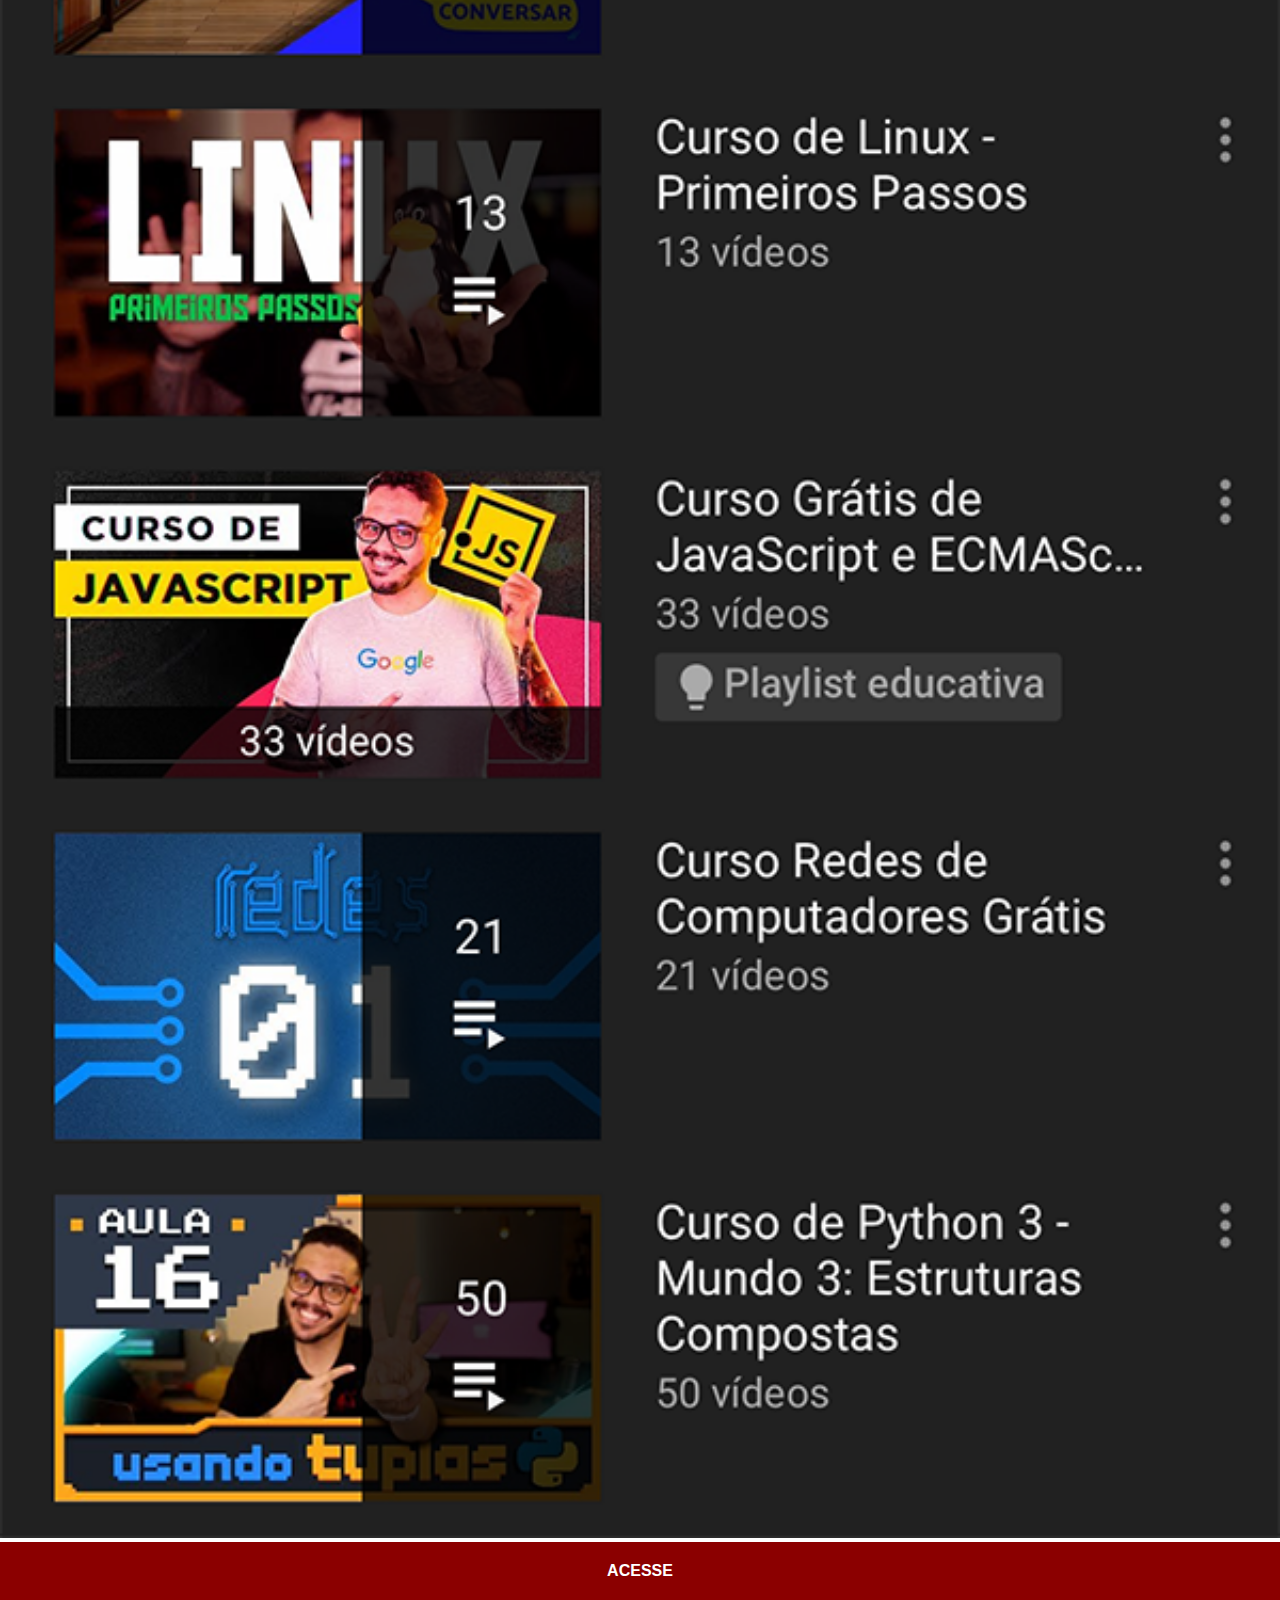
<file: youtube.html>
<!DOCTYPE html>
<html lang="pt-br">
<head>
    <meta charset="UTF-8">
    <meta http-equiv="X-UA-Compatible" content="IE=edge">
    <meta name="viewport" content="width=device-width, initial-scale=1.0">
    <title>YouTube</title>
    <link rel="stylesheet" href="estilos/social.css">

</head>
<body>
    <img src="imagens/tela-youtube.png" alt="YouTube">
    <a href="https://www.youtube.com/c/CursoemV%C3%ADdeo/playlists" target="_blank">ACESSE</a>
    
</body>
</html>
</file>
<file: estilos/style.css>
@charset "UTF=8";

*{
    margin: 0;
    padding: 0;
    font-family: Arial, Helvetica, sans-serif;
}
html,body{
    height: 100vh;
    width: 100vw;
    background-color: black;
}
body{
    background: url('/imagens/fundo-madeira.jpg') no-repeat top center;
    background-size: cover;
    background-attachment: fixed;
}
main{
    position: relative;
    height: 100vh;
}
section#telefone{
    position: absolute;
    top: 50%;
    left: 50%;
    transform: translate(-50%, -50%);
    height: 627px;
    width: 311px;
    background: url('/imagens/frame-iphone.png') no-repeat;
}
iframe#tela{
    position: relative;
    top: 13%;
    left: 8%;
    width: 263px;
    height: 468px;
}
section#redes-sociais{
    text-align: right;
}
section#redes-sociais img{
    width: 50px;
    margin: 10px;
    border-radius: 50%;
    box-shadow: 2px 2px 5px rgba(0, 0, 0, 0.466);
    box-sizing: border-box;
}
section#redes-sociais img:hover{
    border: 2px solid rgba(255, 255, 255, 0.616);
    transform: translate(-3px, -3px);
    box-shadow: 5px 5px 10px black;
    transition: transform .2s, border .3s;
}
</file>
<file: estilos/social.css>
@charset "UTF-8";
*{
    margin: 0px;
    padding: 0px;
    font-family: Arial, Helvetica, sans-serif;
}
::-webkit-scrollbar{
    width: 0px;
    height: 0px;
}
img{
    width: 100%;
}
a{
    display: block;
    background-color: darkred;
    padding: 20px;
    text-align: center;
    font-weight: bold;
    text-decoration: none;
    color: white;
}
a:hover{
    background-color: red;
}
</file>
